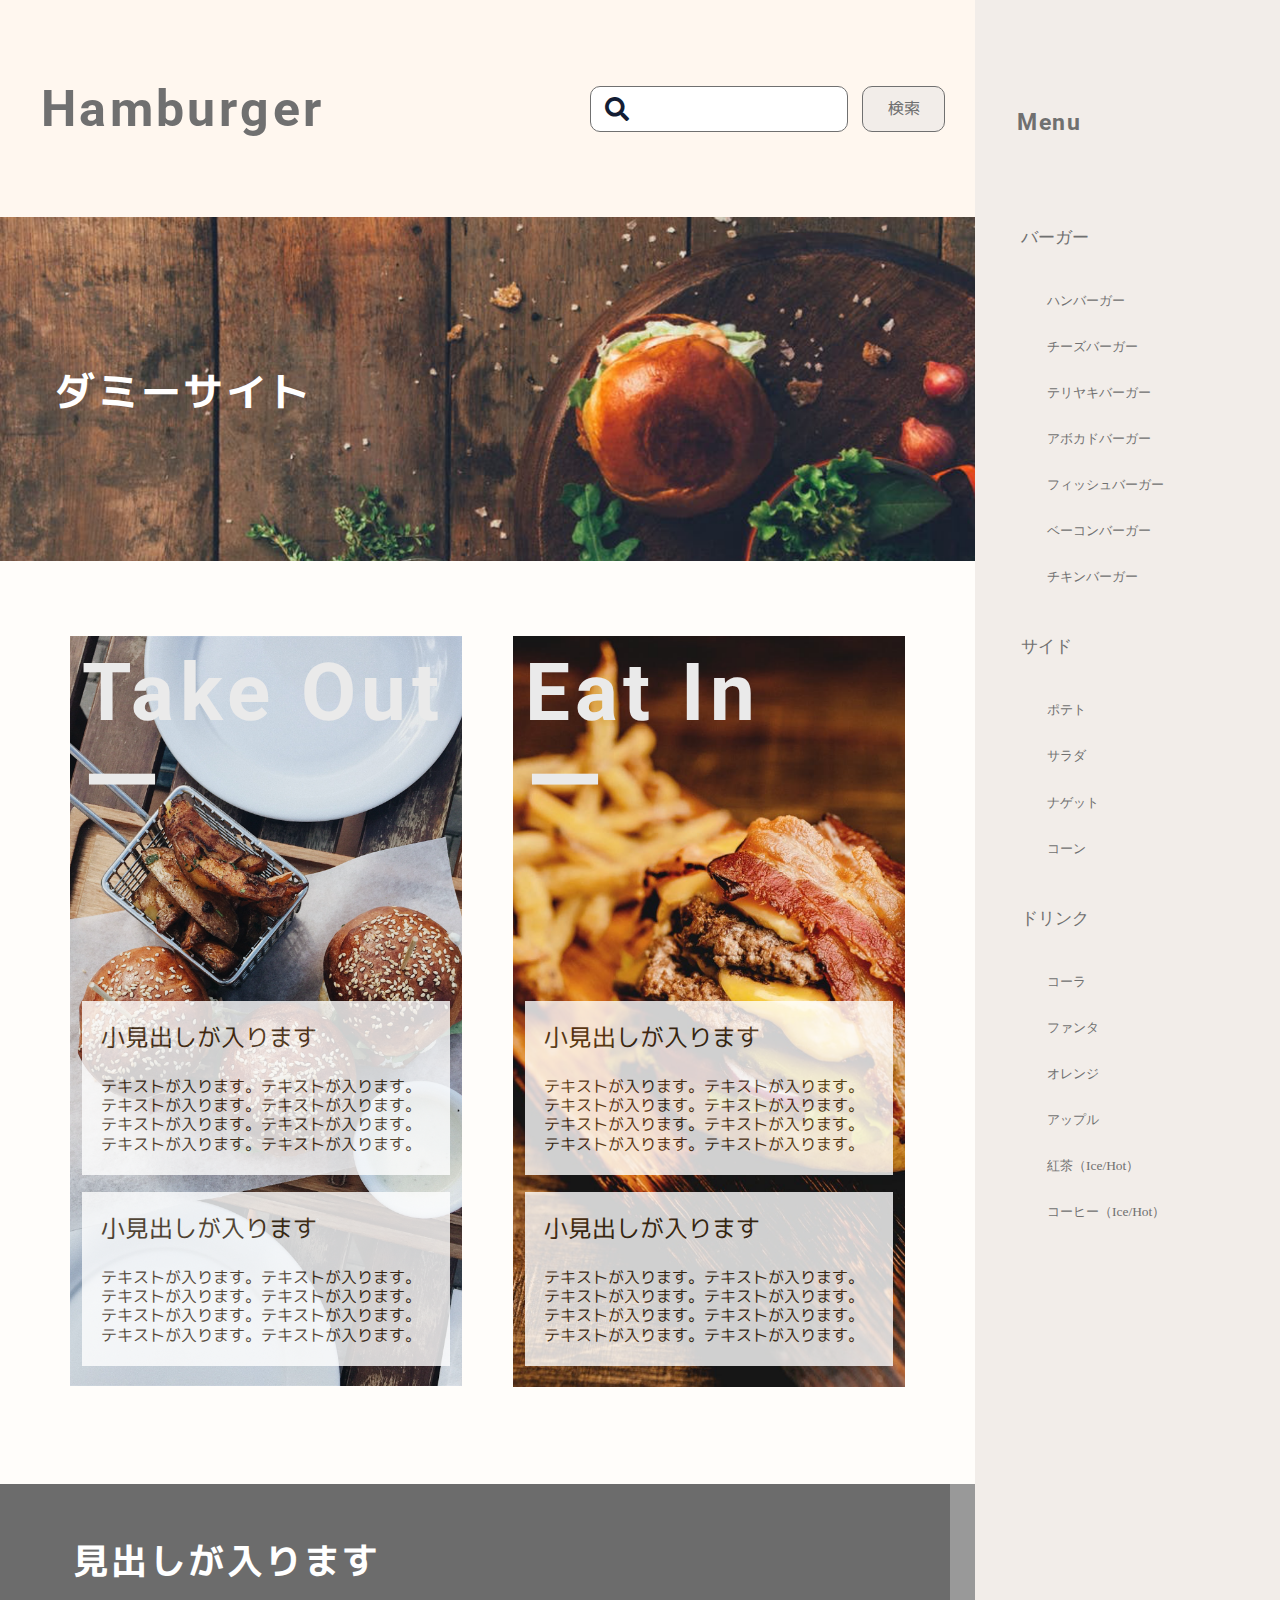
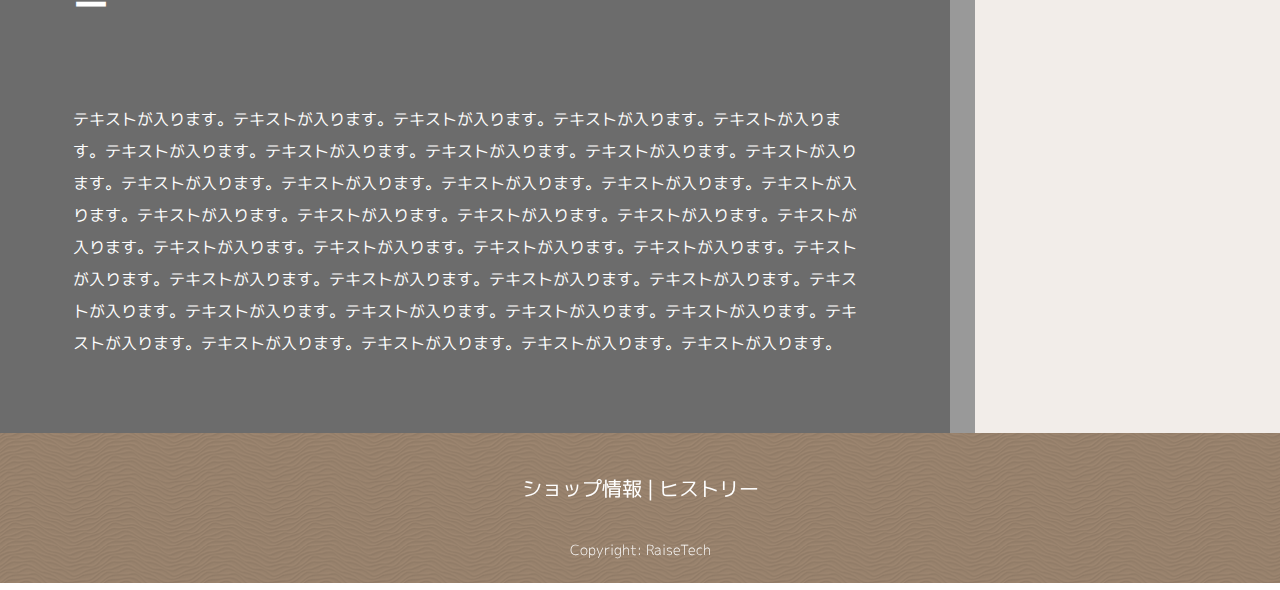
<file: index.html>
<!DOCTYPE html>
<html>

<head>
  <meta charset="UTF-8" />
  <meta name="viewport" content="width=device-width, initial-scale=1.0" />
  <title>Hamburger-front</title>
  
  <script src="https://ajax.googleapis.com/ajax/libs/jquery/3.4.1/jquery.min.js"></script>
  <script type="text/javascript" src="assets/js/slide.js"></script>
  
  <link href="https://use.fontawesome.com/releases/v5.8.2/css/all.css" rel="stylesheet" />
  <link href="https://fonts.googleapis.com/css2?family=Roboto:wght@300;400;700&display=swap" rel="stylesheet" />
  
  <link rel="preconnect" href="https://fonts.gstatic.com" />
  <link href="https://fonts.googleapis.com/css2?family=M+PLUS+1p:wght@300;400;500;700&display=swap" rel="stylesheet" />
  <link rel="stylesheet" href="https://use.fontawesome.com/releases/v5.0.10/css/all.css"
  integrity="sha384-+d0P83n9kaQMCwj8F4RJB66tzIwOKmrdb46+porD/OvrJ+37WqIM7UoBtwHO6Nlg" crossorigin="anonymous" />
  <link rel="stylesheet" href="assets/css/style.css" />
</head>

<body>
  <div class="l-container">
    <div class="p-sidebar__back"></div>
    <header class="l-header">
      <div class="p-header__inner">
        <button class="sidebar-btn" id="sidebar-button--open">
          <h2>Menu</h2>
        </button>
        <a href="./index.html"><h1 class="p-header__ttl" >Hamburger</h1></a>
        <form class="p-search-form">
          <i class="fas fa-search"></i>
          <input class="p-search-form__keyword" type="search" />
          <input class="p-search-form__submit" id="searcsubmit" type="submit" value="検索" />
        </form>
      </div>
    </header>

    <article class="l-main">
  
      <section class="c-top-img c-top-img--front">
        <h2 class="c-top-img__text--front">ダミーサイト</h2>
      </section>

      <div class="p-branch-menu">
        <div class="p-branch-menu__list01">
          <a href="./page.html">
            <img src="/assets/img/takeout.png" alt="" />
            <h2>Take Out<br />ー</h2>
            <dl class="p-branch-menu__list--dl01">
              <dt>小見出しが入ります</dt>
              <dd>
                テキストが入ります。テキストが入ります。テキストが入ります。テキストが入ります。テキストが入ります。テキストが入ります。テキストが入ります。テキストが入ります。
              </dd>
            </dl>
            <dl class="p-branch-menu__list--dl02">
              <dt>小見出しが入ります</dt>
              <dd>
                テキストが入ります。テキストが入ります。テキストが入ります。テキストが入ります。テキストが入ります。テキストが入ります。テキストが入ります。テキストが入ります。
              </dd>
            </dl>
          </a>
        </div>
        <div class="p-branch-menu__list02">
          <a href="./page.html">
            <img src="/assets/img/eatin.png" alt="" />
            <h2>Eat In<br />ー</h2>
            <dl class="p-branch-menu__list--dl01">
              <dt>小見出しが入ります</dt>
              <dd>
                テキストが入ります。テキストが入ります。テキストが入ります。テキストが入ります。テキストが入ります。テキストが入ります。テキストが入ります。テキストが入ります。
              </dd>
            </dl>
            <dl class="p-branch-menu__list--dl02">
              <dt>小見出しが入ります</dt>
              <dd>
                テキストが入ります。テキストが入ります。テキストが入ります。テキストが入ります。テキストが入ります。テキストが入ります。テキストが入ります。テキストが入ります。
              </dd>
            </dl>
          </a>
        </div>
      </div>
      <section class="access">
        <div class="access__map">
          <iframe
            src="https://www.google.com/maps/embed?pb=!1m18!1m12!1m3!1d439.6060827467696!2d139.7435896814591!3d35.65795599908189!2m3!1f0!2f0!3f0!3m2!1i1024!2i768!4f13.1!3m3!1m2!1s0x0%3A0x4c4c990daad359fa!2sRISE%20%26%20WIN%20Brewing%20Co.%20KAMIKATZ%20TAPROOM!5e0!3m2!1sja!2sjp!4v1605314268680!5m2!1sja!2sjp"
            width="1553" height="649" frameborder="0" style="border: 0" aria-hidden="false" tabindex="0"></iframe>
          <div class="access__map--ttl">
            <h2>見出しが入ります<br />ー</h2>
            <p>
              テキストが入ります。テキストが入ります。テキストが入ります。テキストが入ります。テキストが入ります。テキストが入ります。テキストが入ります。テキストが入ります。テキストが入ります。テキストが入ります。テキストが入ります。テキストが入ります。テキストが入ります。テキストが入ります。テキストが入ります。テキストが入ります。テキストが入ります。テキストが入ります。テキストが入ります。テキストが入ります。テキストが入ります。テキストが入ります。テキストが入ります。テキストが入ります。テキストが入ります。テキストが入ります。テキストが入ります。テキストが入ります。テキストが入ります。テキストが入ります。テキストが入ります。テキストが入ります。テキストが入ります。テキストが入ります。テキストが入ります。テキストが入ります。テキストが入ります。テキストが入ります。テキストが入ります。
            </p>
          </div>
        </div>
      </section>
    </article>

    <article class="l-sidebar">
      <div class="p-sidebar__inner" id="sidebar">
        <button class="l-sidebar-button--close" id="sidebar-button--close">
          <i class="fas fa-times fa-3x"></i>
        </button>
        <h2>Menu</h2>
        <ul class="p-sidebar__menu">
          <li　class="p-sidebar__menu--parent">
            <a href="./archive.html">バーガー</a>
            <ul class="p-sidebar__menu--child">
              <li><a href="./archive.html">ハンバーガー</a></li>
              <li><a href="./archive.html">チーズバーガー</a></li>
              <li><a href="./archive.html">テリヤキバーガー</a></li>
              <li><a href="./archive.html">アボカドバーガー</a></li>
              <li><a href="./archive.html">フィッシュバーガー</a></li>
              <li><a href="./archive.html">ベーコンバーガー</a></li>
              <li><a href="./archive.html">チキンバーガー</a></li>
            </ul>
          </li>
          <li　class="p-sidebar__menu--parent">
            <a href="./archive.html">サイド</a>
            <ul class="p-sidebar__menu--child">
              <li><a href="./archive.html">ポテト</a></li>
              <li><a href="./archive.html">サラダ</a></li>
              <li><a href="./archive.html">ナゲット</a></li>
              <li><a href="./archive.html">コーン</a></li>
            </ul>
          </li>
          <li　class="p-sidebar__menu--parent">
            <a href="./archive.html">ドリンク</a>
            <ul class="p-sidebar__menu--child">
              <li><a href="./archive.html">コーラ</a></li>
              <li><a href="./archive.html">ファンタ</a></li>
              <li><a href="./archive.html">オレンジ</a></li>
              <li><a href="./archive.html">アップル</a></li>
              <li><a href="./archive.html">紅茶（Ice/Hot）</a></li>
              <li><a href="./archive.html">コーヒー（Ice/Hot）</a></li>
            </ul>
          </li>
        </ul>
      </div>
    </article>

    <footer class="l-footer">
      <div class="p-footer__inner">
        <img src="/assets/img/footer_bg.png" alt="footer image" />
        <div class="p-footer__link">
          <ul>
            <li><a href="#">ショップ情報</a></li>
            <li>|</li>
            <li><a href="#">ヒストリー</a></li>
          </ul>
          <p>Copyright: RaiseTech</p>
        </div>
      </div>
    </footer>
  </div>
</body>

</html>
</file>
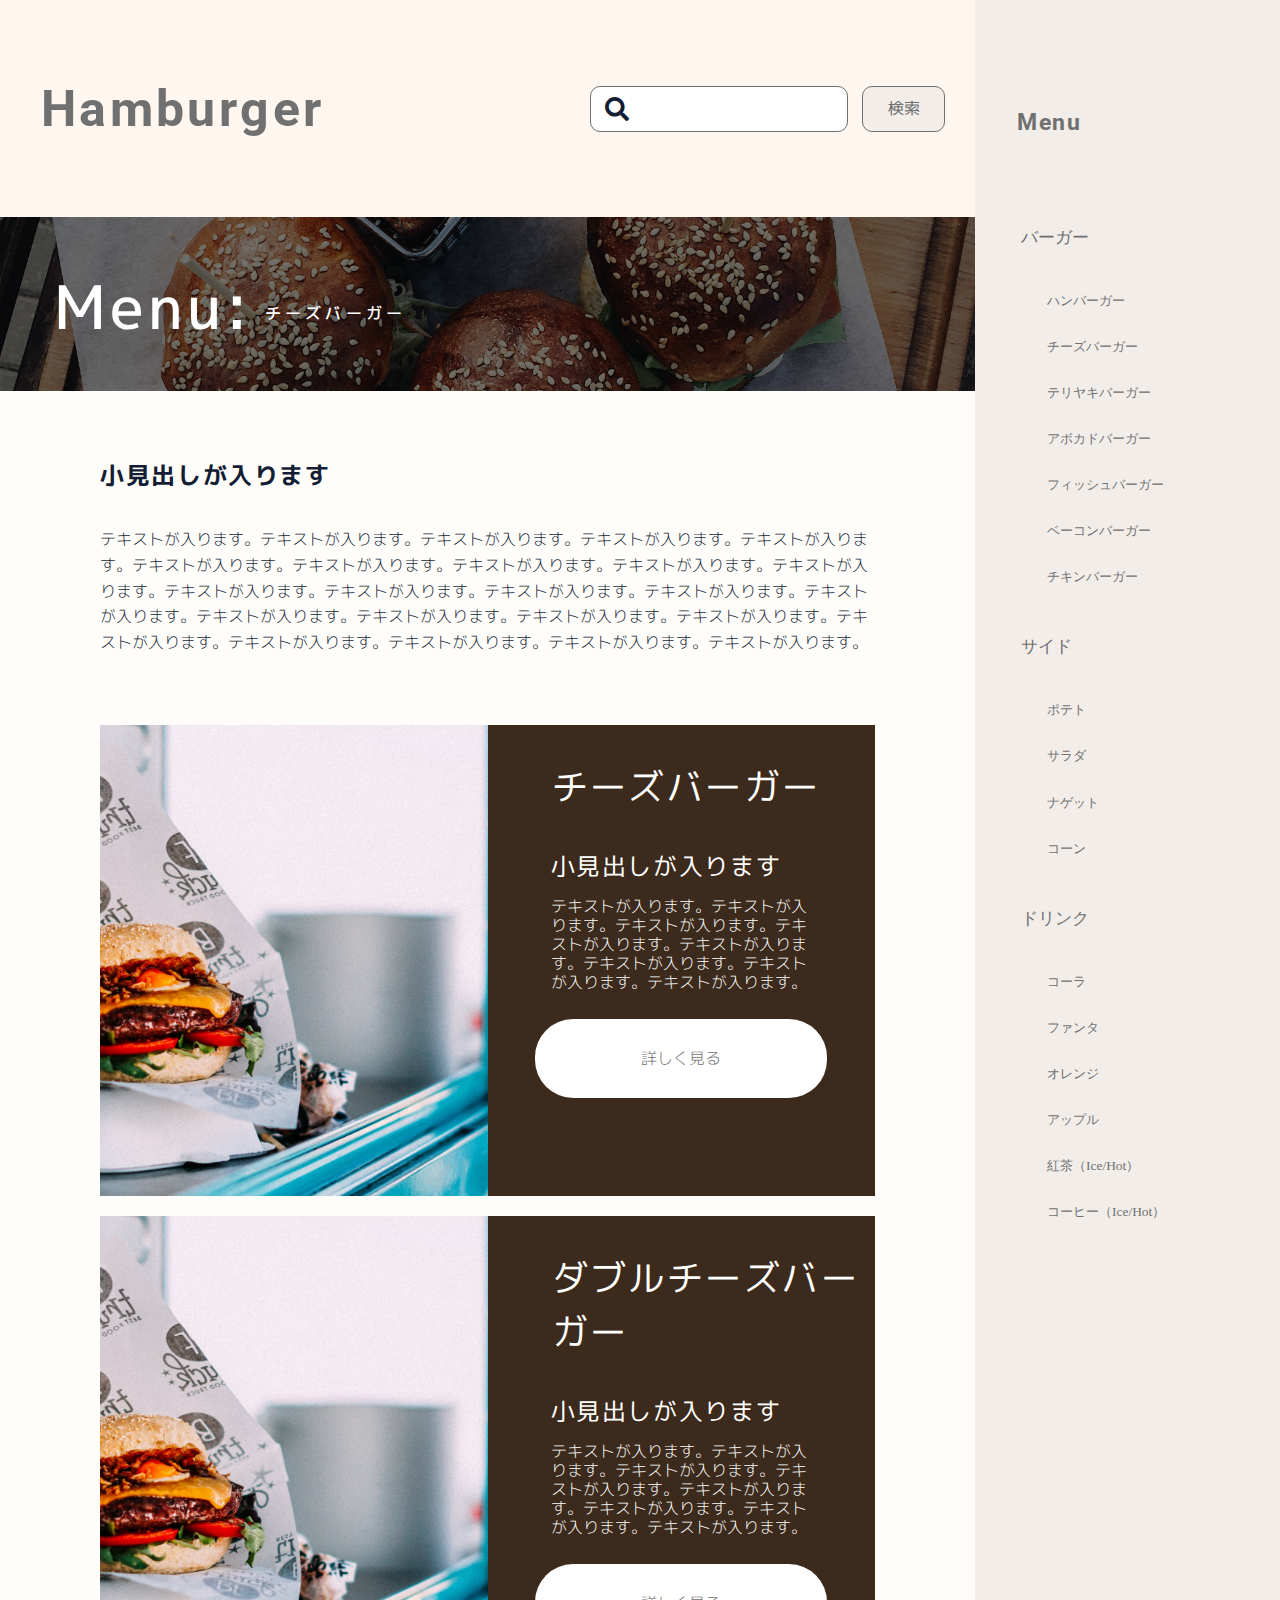
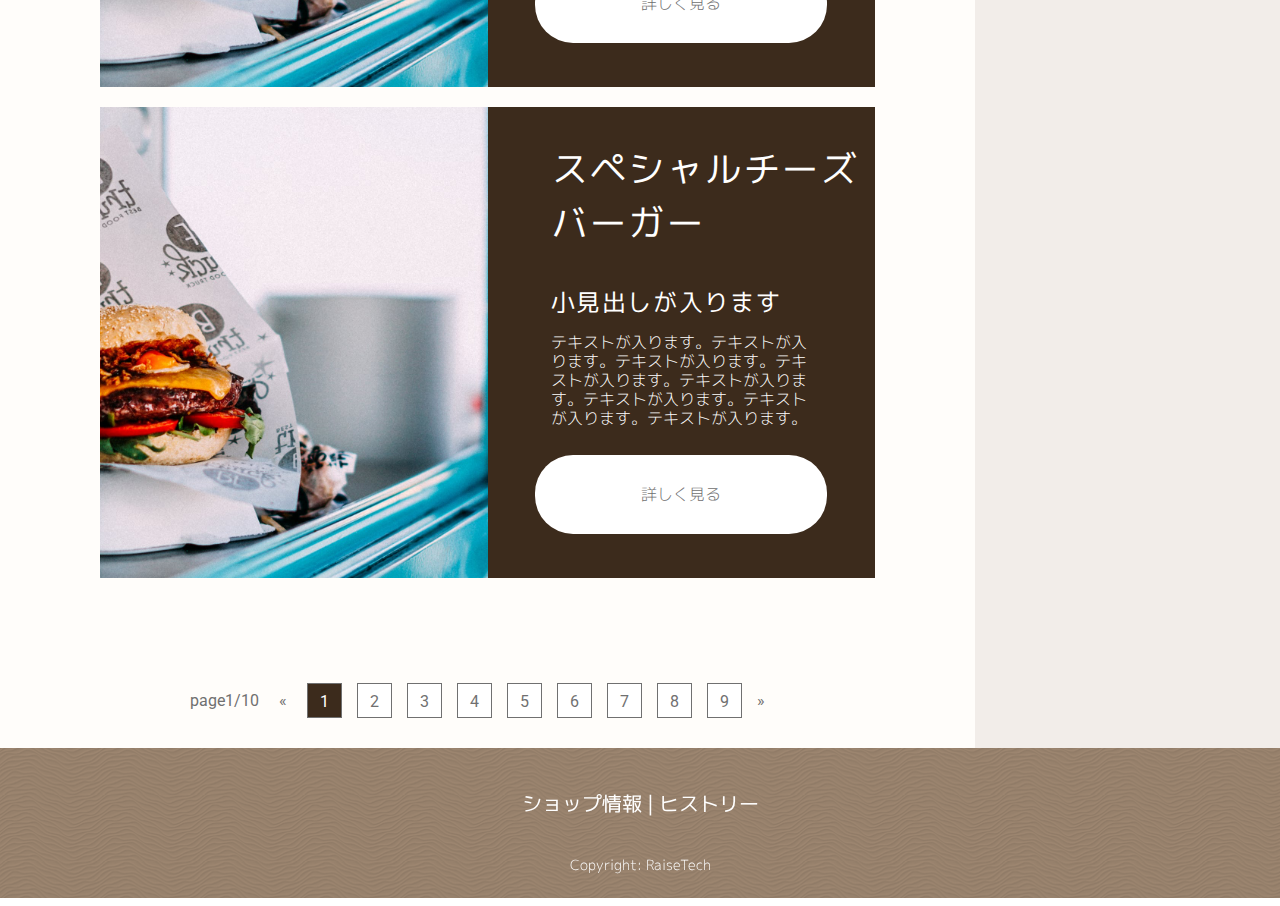
<file: archive.html>
<!DOCTYPE html>
<html>

<head>
  <meta charset="UTF-8" />
  <meta name="viewport" content="width=device-width, initial-scale=1.0" />
  <title>Hamburger-archive</title>
  <link rel="stylesheet" href="assets/css/style.css" />

  <script src="https://ajax.googleapis.com/ajax/libs/jquery/3.4.1/jquery.min.js"></script>
  <script type="text/javascript" src="assets/js/slide.js"></script>

  <link href="https://use.fontawesome.com/releases/v5.8.2/css/all.css" rel="stylesheet" />
  <link href="https://fonts.googleapis.com/css2?family=Roboto:wght@300;400;700&display=swap" rel="stylesheet" />

  <link rel="preconnect" href="https://fonts.gstatic.com" />
  <link href="https://fonts.googleapis.com/css2?family=M+PLUS+1p:wght@300;400;500;700&display=swap" rel="stylesheet" />
  <link rel="stylesheet" href="https://use.fontawesome.com/releases/v5.0.10/css/all.css"
    integrity="sha384-+d0P83n9kaQMCwj8F4RJB66tzIwOKmrdb46+porD/OvrJ+37WqIM7UoBtwHO6Nlg" crossorigin="anonymous" />
</head>

<body>
  <div class="l-container">
    <header class="l-header">
      <div class="p-header__inner">
        <button class="sidebar-btn" id="sidebar-button--open">
          <h2>Menu</h2>
        </button>
        <a href="./index.html">
          <h1 class="p-header__ttl">Hamburger</h1>
        </a>
        <form class="p-search-form">
          <i class="fas fa-search"></i>
          <input class="p-search-form__keyword" type="search" />
          <input class="p-search-form__submit" id="searcsubmit" type="submit" value="検索" />
        </form>
      </div>
    </header>

    <article class="l-main">
      
      <section class="c-top-img c-top-img--archive">
        <h2 class="c-top-img__text--archive">Menu:<span class="c-top-img__text--category">チーズバーガー</span></h2>
      </section>

      <div class="l-archive">
          <div class="p-archive">
            <h2>小見出しが入ります</h2>
            <p>
              テキストが入ります。テキストが入ります。テキストが入ります。テキストが入ります。テキストが入ります。テキストが入ります。テキストが入ります。テキストが入ります。テキストが入ります。テキストが入ります。テキストが入ります。テキストが入ります。テキストが入ります。テキストが入ります。テキストが入ります。テキストが入ります。テキストが入ります。テキストが入ります。テキストが入ります。テキストが入ります。テキストが入ります。テキストが入ります。テキストが入ります。テキストが入ります。
            </p>
            <div class="c-card">
              <div class="c-card__thumbnail">
                <a href="./single.html"><img src="/assets/img/burg_sample.png" alt=""></a>
              </div>
              <div class="c-card__contents">
                <div class="c-card__heading">
                  <h3>チーズバーガー</h3>
                </div>
                <div class="c-card__caption">
                  <h4>小見出しが入ります</h4>
                </div>
                <div class="c-card__text">
                  <p>テキストが入ります。テキストが入ります。テキストが入ります。テキストが入ります。テキストが入ります。テキストが入ります。テキストが入ります。テキストが入ります。</p>
                </div>
                <div class="c-card__button">
                  <button type="button"><a  href="./single.html">詳しく見る</a></button>
                </div>
              </div>
            </div>

            <div class="c-card">
              <div class="c-card__thumbnail">
                <a href="./single.html"><img src="/assets/img/burg_sample.png" alt=""></a>
              </div>
              <div class="c-card__contents">
                <div class="c-card__heading">
                  <h3>ダブルチーズバーガー</h3>
                </div>
                <div class="c-card__caption">
                  <h4>小見出しが入ります</h4>
                </div>
                <div class="c-card__text">
                  <p>テキストが入ります。テキストが入ります。テキストが入ります。テキストが入ります。テキストが入ります。テキストが入ります。テキストが入ります。テキストが入ります。</p>
                </div>
                <div class="c-card__button">
                  <button type="button"><a  href="./single.html">詳しく見る</a></button>
                </div>
              </div>

            </div>
            <div class="c-card">
              <div class="c-card__thumbnail">
                <a href="./single.html"><img src="/assets/img/burg_sample.png" alt=""></a>
              </div>
              <div class="c-card__contents">
                <div class="c-card__heading">
                  <h3>スペシャルチーズバーガー</h3>
                </div>
                <div class="c-card__caption">
                  <h4>小見出しが入ります</h4>
                </div>
                <div class="c-card__text">
                  <p>テキストが入ります。テキストが入ります。テキストが入ります。テキストが入ります。テキストが入ります。テキストが入ります。テキストが入ります。テキストが入ります。</p>
                </div>
                <div class="c-card__button">
                  <button type="button"><a  href="./single.html">詳しく見る</a></button>
                </div>
              </div>
            </div>


            <div class="c-pager">
              <div class="c-pager__pagination">
                <span class="c-pager__pagination--list">page1/10</span>
                <a class="c-pager__pagination--pre" href="#"><span>«</span></a>
                <a href="#" class="page smaller">1</a>
                <a href="#" class="page current">2</a>
                <a href="#" class="page larger">3</a>
                <a href="#" class="page larger">4</a>
                <a href="#" class="page larger">5</a>
                <a href="#" class="page larger">6</a>
                <a href="#" class="page larger">7</a>
                <a href="#" class="page larger">8</a>
                <a href="#" class="page larger">9</a>
                <a class="c-pager__pagination--next" href="#"><span>»</span></a>
              </div>
            </div>

          </div>

      </div>

    </article>

    <article class="l-sidebar">
      <div class="p-sidebar__inner" id="sidebar">
        <button class="l-sidebar-button--close" id="sidebar-button--close">
          <i class="fas fa-times fa-3x"></i>
        </button>
        <h2>Menu</h2>
        <ul class="p-sidebar__menu">
          <li　class="p-sidebar__menu--parent">
            <a href="#">バーガー</a>
            <ul class="p-sidebar__menu--child">
              <li><a href="#">ハンバーガー</a></li>
              <li><a href="#">チーズバーガー</a></li>
              <li><a href="#">テリヤキバーガー</a></li>
              <li><a href="#">アボカドバーガー</a></li>
              <li><a href="#">フィッシュバーガー</a></li>
              <li><a href="#">ベーコンバーガー</a></li>
              <li><a href="#">チキンバーガー</a></li>
            </ul>
          </li>
          <li　class="p-sidebar__menu--parent">
            <a href="#">サイド</a>
            <ul class="p-sidebar__menu--child">
              <li><a href="#">ポテト</a></li>
              <li><a href="#">サラダ</a></li>
              <li><a href="#">ナゲット</a></li>
              <li><a href="#">コーン</a></li>
            </ul>
          </li>
          <li　class="p-sidebar__menu--parent">
            <a href="#">ドリンク</a>
            <ul class="p-sidebar__menu--child">
              <li><a href="#">コーラ</a></li>
              <li><a href="#">ファンタ</a></li>
              <li><a href="#">オレンジ</a></li>
              <li><a href="#">アップル</a></li>
              <li><a href="#">紅茶（Ice/Hot）</a></li>
              <li><a href="#">コーヒー（Ice/Hot）</a></li>
            </ul>
          </li>
        </ul>
      </div>
    </article>

    <footer class="l-footer">
      <div class="p-footer__inner">
        <img src="/assets/img/footer_bg.png" alt="footer image" />
        <div class="p-footer__link">
          <ul>
            <li><a href="#">ショップ情報</a></li>
            <li>|</li>
            <li><a href="#">ヒストリー</a></li>
          </ul>
          <p>Copyright: RaiseTech</p>
        </div>
      </div>
    </footer>
  </div>
</body>

</html>
</file>
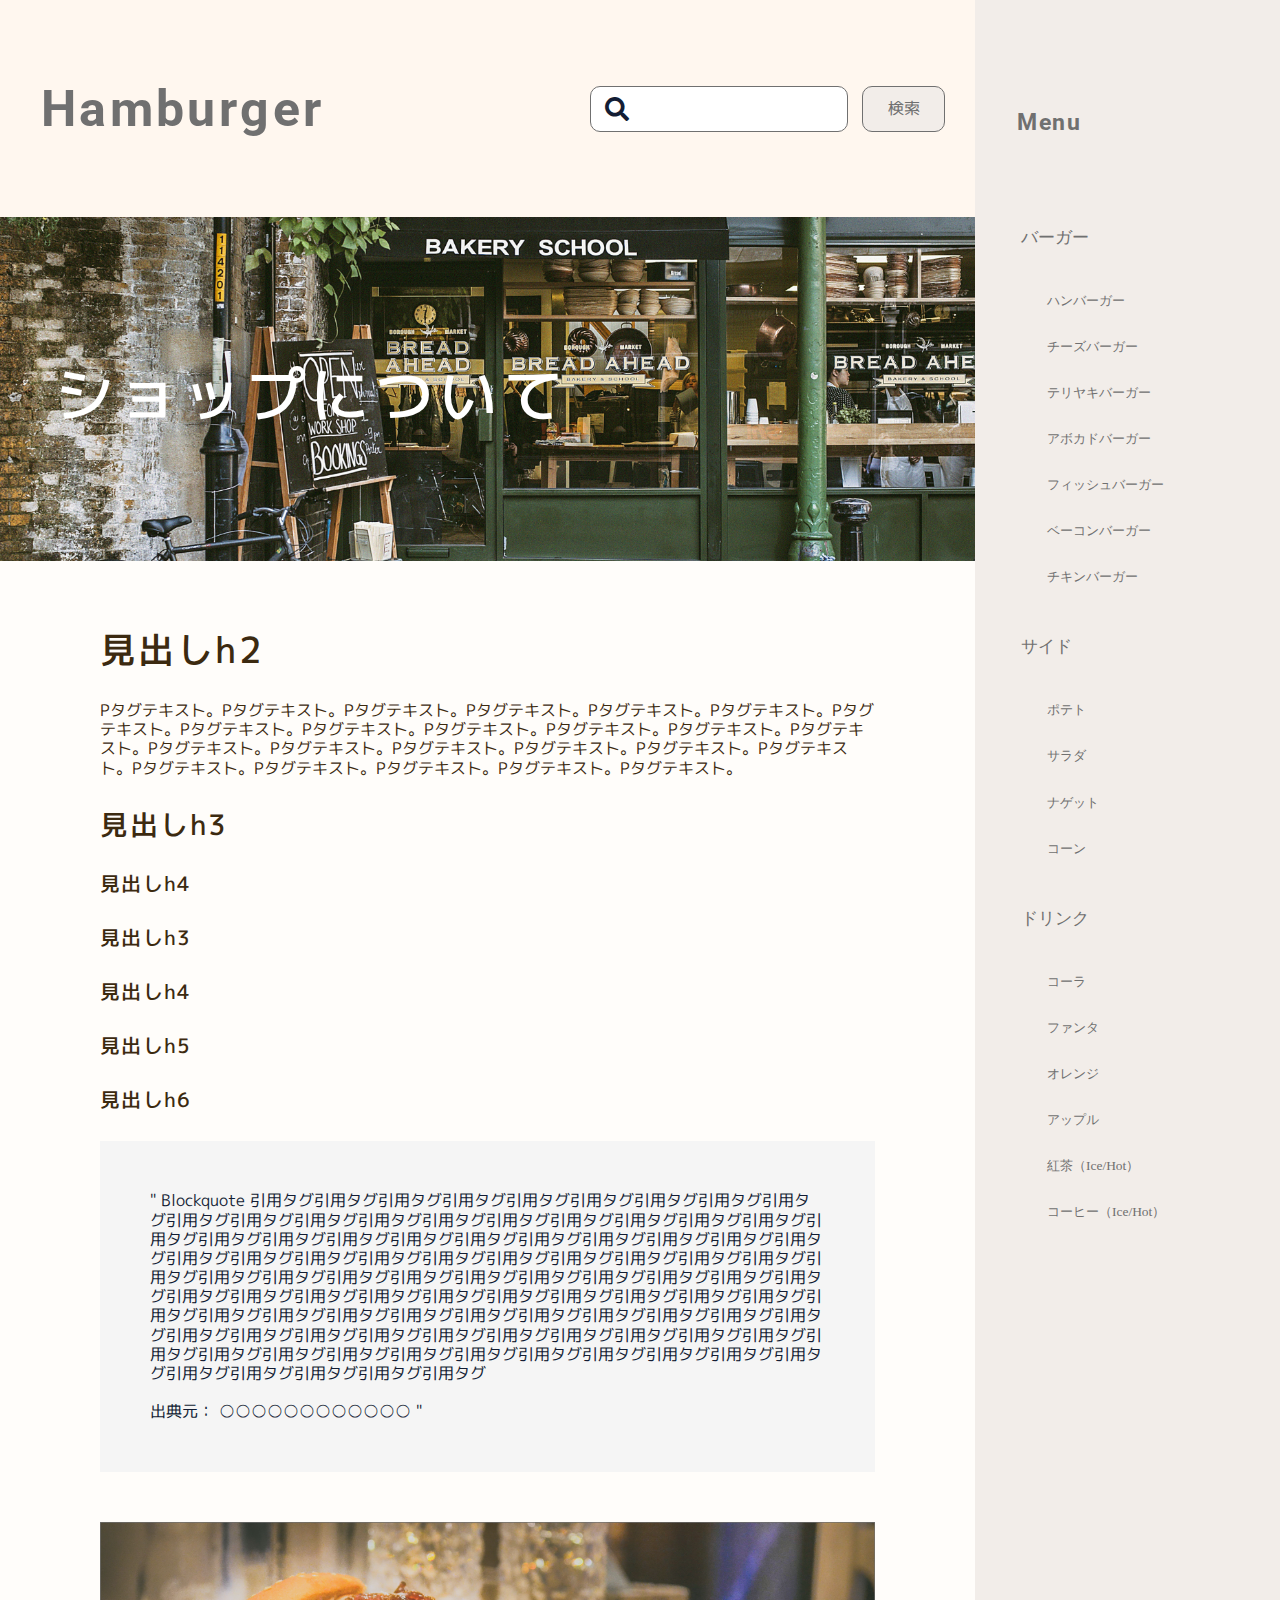
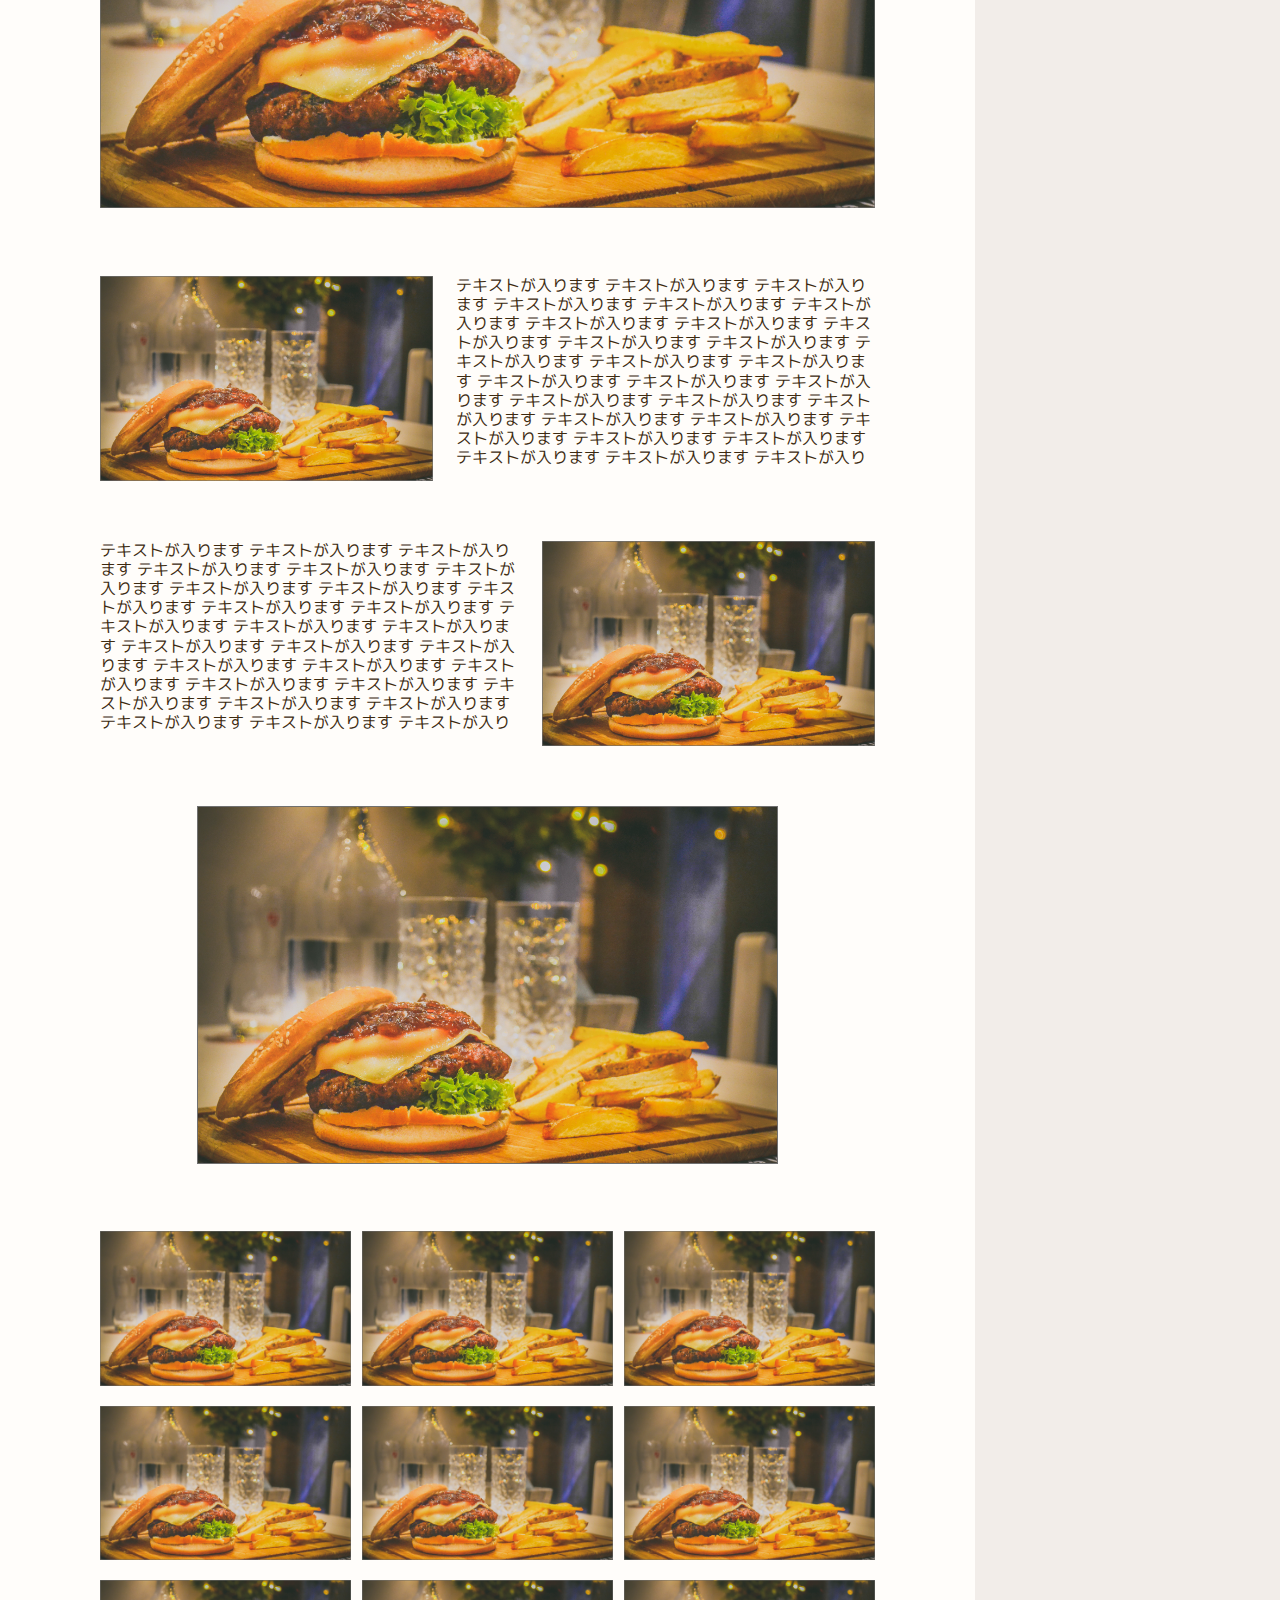
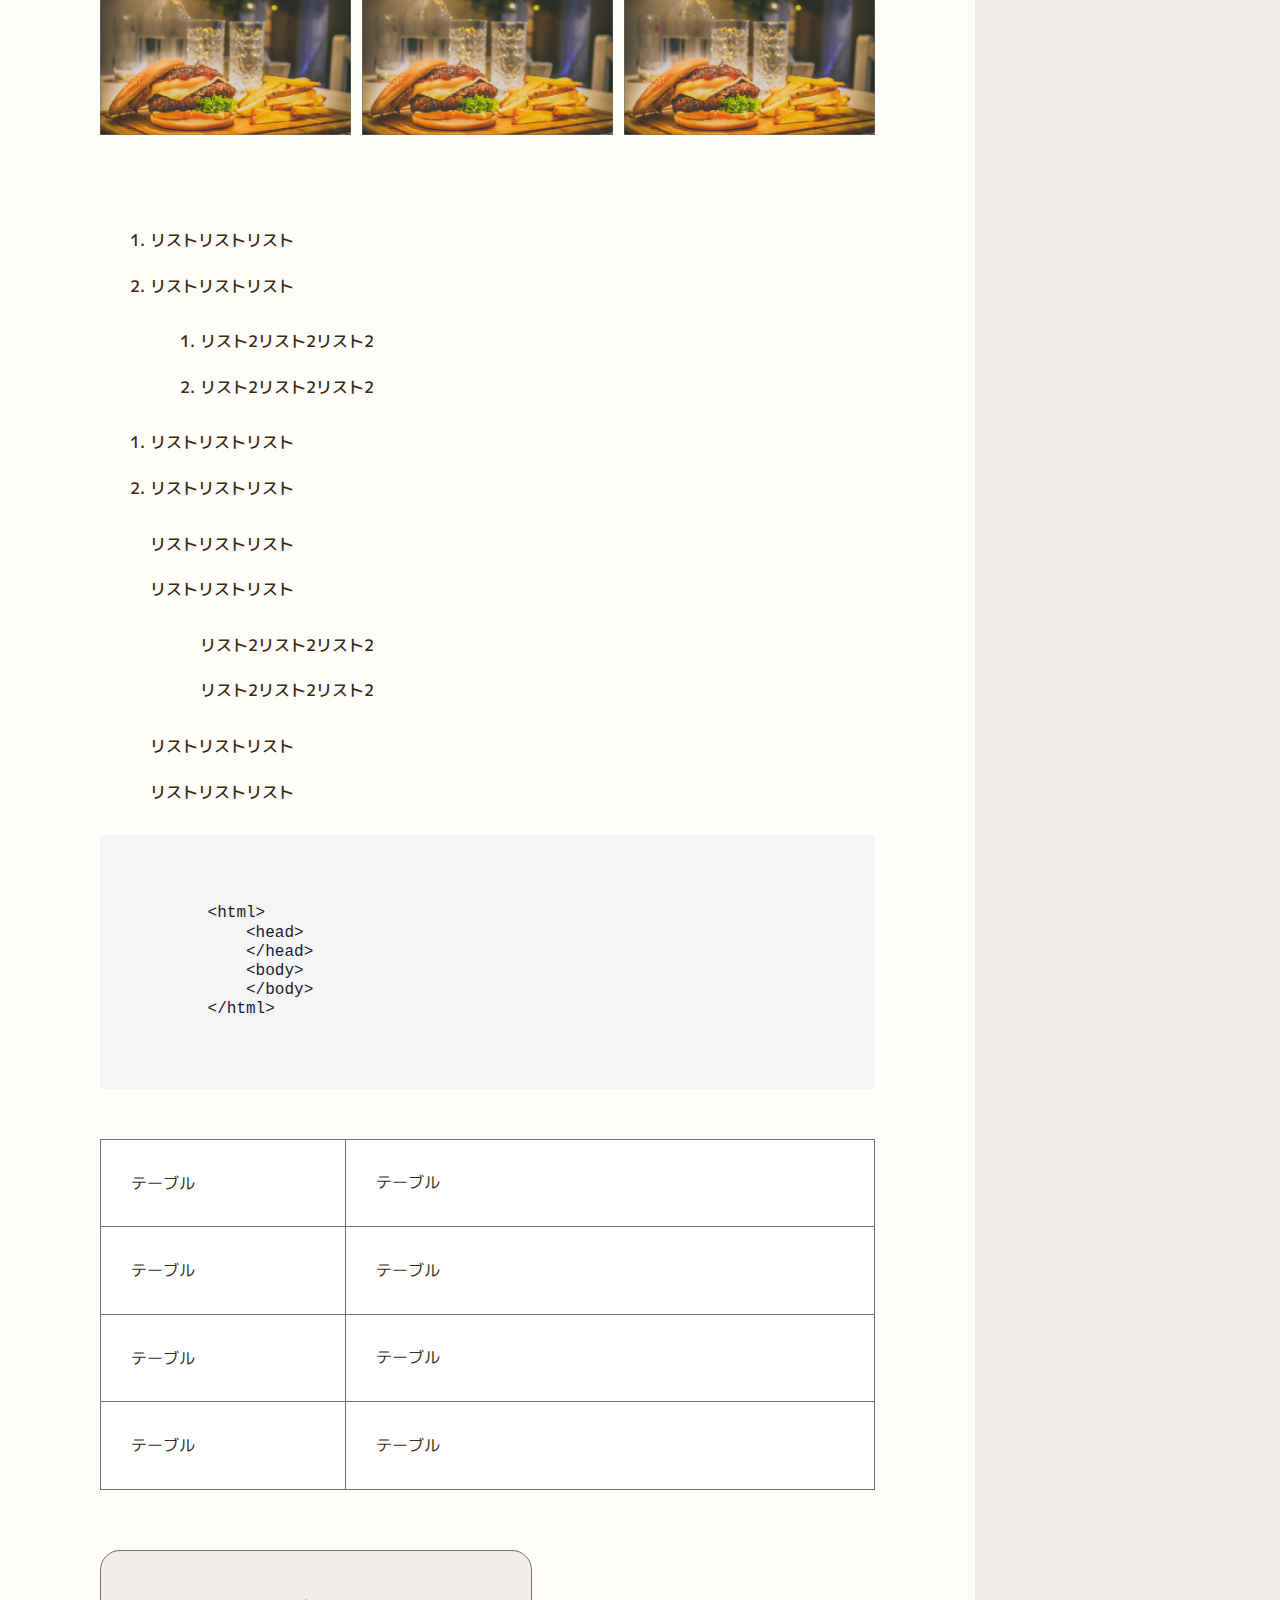
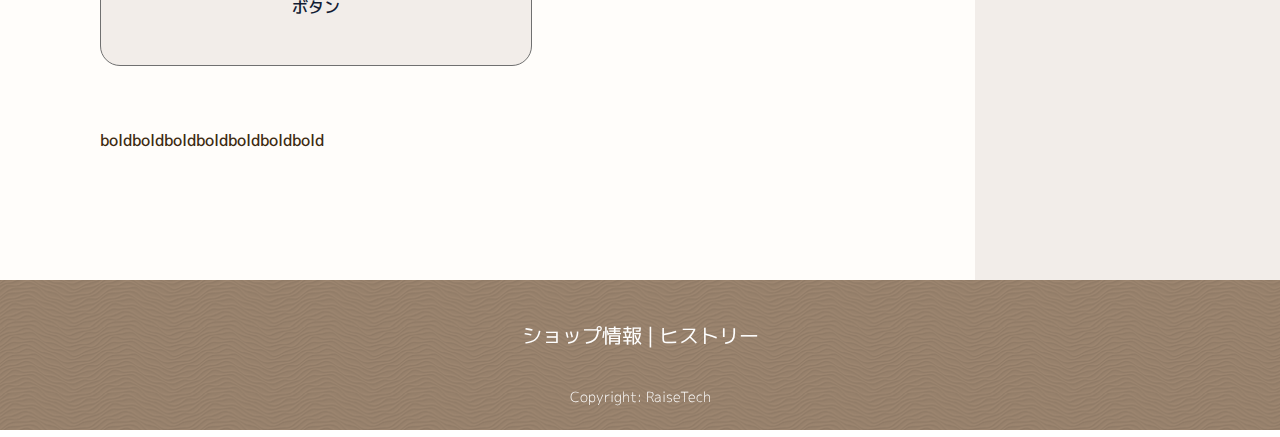
<file: page.html>
<!DOCTYPE html>
<html>

<head>
  <meta charset="UTF-8" />
  <meta name="viewport" content="width=device-width, initial-scale=1.0" />
  <title>Hamburger-single</title>

  <script src="https://ajax.googleapis.com/ajax/libs/jquery/3.4.1/jquery.min.js"></script>
  <script type="text/javascript" src="assets/js/slide.js"></script>

  <link href="https://use.fontawesome.com/releases/v5.8.2/css/all.css" rel="stylesheet" />
  <link href="https://fonts.googleapis.com/css2?family=Roboto:wght@300;400;700&display=swap" rel="stylesheet" />

  <link rel="preconnect" href="https://fonts.gstatic.com" />
  <link href="https://fonts.googleapis.com/css2?family=M+PLUS+1p:wght@300;400;500;700&display=swap" rel="stylesheet" />
  <link rel="stylesheet" href="https://use.fontawesome.com/releases/v5.0.10/css/all.css"
    integrity="sha384-+d0P83n9kaQMCwj8F4RJB66tzIwOKmrdb46+porD/OvrJ+37WqIM7UoBtwHO6Nlg" crossorigin="anonymous" />
  <link rel="stylesheet" href="assets/css/style.css" />
</head>

<body>
  <div class="l-container">
    <div class="p-sidebar__back"></div>
    <header class="l-header">
      <div class="p-header__inner">
        <button class="sidebar-btn" id="sidebar-button--open">
          <h2>Menu</h2>
        </button>
        <a href="./index.html">
          <h1 class="p-header__ttl">Hamburger</h1>
        </a>
        <form class="p-search-form">
          <i class="fas fa-search"></i>
          <input class="p-search-form__keyword" type="search" />
          <input class="p-search-form__submit" id="searcsubmit" type="submit" value="検索" />
        </form>
      </div>
    </header>

    <article class="l-main">

      <section class="c-top-img c-top-img--page">
        <h2 class="c-top-img__text--single">ショップについて</h2>
      </section>

      <div class="l-single">
        <div class="p-single">
          <h2>見出しh2</h2>
          <p>
            Pタグテキスト。Pタグテキスト。Pタグテキスト。Pタグテキスト。Pタグテキスト。Pタグテキスト。Pタグテキスト。Pタグテキスト。Pタグテキスト。Pタグテキスト。Pタグテキスト。Pタグテキスト。Pタグテキスト。Pタグテキスト。Pタグテキスト。Pタグテキスト。Pタグテキスト。Pタグテキスト。Pタグテキスト。Pタグテキスト。Pタグテキスト。Pタグテキスト。Pタグテキスト。Pタグテキスト。
          </p>
          <h3>見出しh3</h3>
          
          <h4>見出しh4</h4>
          <h4>見出しh3</h4>
          <h4>見出しh4</h4>
          <h5>見出しh5</h5>
          <h6>見出しh6</h6>
          <BLockquote>Blockquote
            引用タグ引用タグ引用タグ引用タグ引用タグ引用タグ引用タグ引用タグ引用タグ引用タグ引用タグ引用タグ引用タグ引用タグ引用タグ引用タグ引用タグ引用タグ引用タグ引用タグ引用タグ引用タグ引用タグ引用タグ引用タグ引用タグ引用タグ引用タグ引用タグ引用タグ引用タグ引用タグ引用タグ引用タグ引用タグ引用タグ引用タグ引用タグ引用タグ引用タグ引用タグ引用タグ引用タグ引用タグ引用タグ引用タグ引用タグ引用タグ引用タグ引用タグ引用タグ引用タグ引用タグ引用タグ引用タグ引用タグ引用タグ引用タグ引用タグ引用タグ引用タグ引用タグ引用タグ引用タグ引用タグ引用タグ引用タグ引用タグ引用タグ引用タグ引用タグ引用タグ引用タグ引用タグ引用タグ引用タグ引用タグ引用タグ引用タグ引用タグ引用タグ引用タグ引用タグ引用タグ引用タグ引用タグ引用タグ引用タグ引用タグ引用タグ引用タグ引用タグ引用タグ引用タグ引用タグ引用タグ引用タグ引用タグ<br><br><span>出典元：
              ○○○○○○○○○○○○</span></BLockquote>

          <img class="img-100" src="/assets/img/single-img01.png" alt="">
          <div class="img-left">
            <img src="/assets/img/single-img02.png" alt="">
            <p> テキストが入ります テキストが入ります テキストが入ります テキストが入ります テキストが入ります テキストが入ります テキストが入ります テキストが入ります テキストが入ります テキストが入ります
              テキストが入ります テキストが入ります テキストが入ります テキストが入ります テキストが入ります テキストが入ります テキストが入ります テキストが入ります テキストが入ります テキストが入ります
              テキストが入ります テキストが入ります テキストが入ります テキストが入ります テキストが入ります テキストが入ります テキストが入ります テキストが入ります テキストが入ります テキストが入ります
              テキストが入ります テキストが入ります テキストが入ります テキストが入ります テキストが入ります テキストが入ります テキストが入ります テキストが入ります</p>
          </div>

          <div class="img-right">
            <p> テキストが入ります テキストが入ります テキストが入ります テキストが入ります テキストが入ります テキストが入ります テキストが入ります テキストが入ります テキストが入ります テキストが入ります
              テキストが入ります テキストが入ります テキストが入ります テキストが入ります テキストが入ります テキストが入ります テキストが入ります テキストが入ります テキストが入ります テキストが入ります
              テキストが入ります テキストが入ります テキストが入ります テキストが入ります テキストが入ります テキストが入ります テキストが入ります テキストが入ります テキストが入ります テキストが入ります
              テキストが入ります テキストが入ります テキストが入ります テキストが入ります テキストが入ります テキストが入ります テキストが入ります テキストが入ります</p>
            <img src="/assets/img/single-img02.png" alt="">
          </div>

          <div class="img-center">
            <img src="/assets/img/single-img02.png" alt="">
          </div>

          <div class="img-box">
            <img src="/assets/img/single-img02.png" alt="">
            <img src="/assets/img/single-img02.png" alt="">
            <img src="/assets/img/single-img02.png" alt="">
            <img src="/assets/img/single-img02.png" alt="">
            <img src="/assets/img/single-img02.png" alt="">
            <img src="/assets/img/single-img02.png" alt="">
            <img src="/assets/img/single-img02.png" alt="">
            <img src="/assets/img/single-img02.png" alt="">
            <img src="/assets/img/single-img02.png" alt="">
          </div>

          <ol>
            <li>リストリストリスト</li>
            <li>リストリストリスト
              <ol>
                <li>リスト2リスト2リスト2</li>
                <li>リスト2リスト2リスト2</li>
              </ol>
            </li>
          </ol>

          <ol>
            <li>リストリストリスト</li>
            <li>リストリストリスト</li>
          </ol>

          <ul>
            <li>リストリストリスト</li>
            <li>リストリストリスト
              <ul>
                <li>リスト2リスト2リスト2</li>
                <li>リスト2リスト2リスト2</li>
              </ul>
            </li>
            <li>リストリストリスト</li>
            <li>リストリストリスト</li>
          </ul>

          <pre><code>
      &lt;html&gt;  
          &lt;head&gt;
          &lt;/head&gt;
          &lt;body&gt;
          &lt;/body&gt;
      &lt;/html&gt;           
          </code></pre>

          <table>
            <tbody>
              <tr>
                <th>テーブル</th>
                <td>テーブル</td>
              </tr>
              <tr>
                <th>テーブル</th>
                <td>テーブル</td>
              </tr>
              <tr>
                <th>テーブル</th>
                <td>テーブル</td>
              </tr>
              <tr>
                <th>テーブル</th>
                <td>テーブル</td>
              </tr>
            </tbody>
          </table>

          <div class="button_wrapper">
            <button>ボタン</button>
          </div>

          <p class="pbold">boldboldboldboldboldboldbold</p>

        </div>
      </div>
    </article>

    </article>

    <article class="l-sidebar">
      <div class="p-sidebar__inner" id="sidebar">
        <button class="l-sidebar-button--close" id="sidebar-button--close">
          <i class="fas fa-times fa-3x"></i>
        </button>
        <h2>Menu</h2>
        <ul class="p-sidebar__menu">
          <li　class="p-sidebar__menu--parent">
            <a href="./archive.html">バーガー</a>
            <ul class="p-sidebar__menu--child">
              <li><a href="./archive.html">ハンバーガー</a></li>
              <li><a href="./archive.html">チーズバーガー</a></li>
              <li><a href="./archive.html">テリヤキバーガー</a></li>
              <li><a href="./archive.html">アボカドバーガー</a></li>
              <li><a href="./archive.html">フィッシュバーガー</a></li>
              <li><a href="./archive.html">ベーコンバーガー</a></li>
              <li><a href="./archive.html">チキンバーガー</a></li>
            </ul>
          </li>
          <li　class="p-sidebar__menu--parent">
            <a href="./archive.html">サイド</a>
            <ul class="p-sidebar__menu--child">
              <li><a href="./archive.html">ポテト</a></li>
              <li><a href="./archive.html">サラダ</a></li>
              <li><a href="./archive.html">ナゲット</a></li>
              <li><a href="./archive.html">コーン</a></li>
            </ul>
          </li>
          <li　class="p-sidebar__menu--parent">
            <a href="./archive.html">ドリンク</a>
            <ul class="p-sidebar__menu--child">
              <li><a href="./archive.html">コーラ</a></li>
              <li><a href="./archive.html">ファンタ</a></li>
              <li><a href="./archive.html">オレンジ</a></li>
              <li><a href="./archive.html">アップル</a></li>
              <li><a href="./archive.html">紅茶（Ice/Hot）</a></li>
              <li><a href="./archive.html">コーヒー（Ice/Hot）</a></li>
            </ul>
          </li>
        </ul>
      </div>
    </article>

    <footer class="l-footer">
      <div class="p-footer__inner">
        <img src="/assets/img/footer_bg.png" alt="footer image" />
        <div class="p-footer__link">
          <ul>
            <li><a href="#">ショップ情報</a></li>
            <li>|</li>
            <li><a href="#">ヒストリー</a></li>
          </ul>
          <p>Copyright: RaiseTech</p>
        </div>
      </div>
    </footer>
  </div>
</body>

</html>
</file>
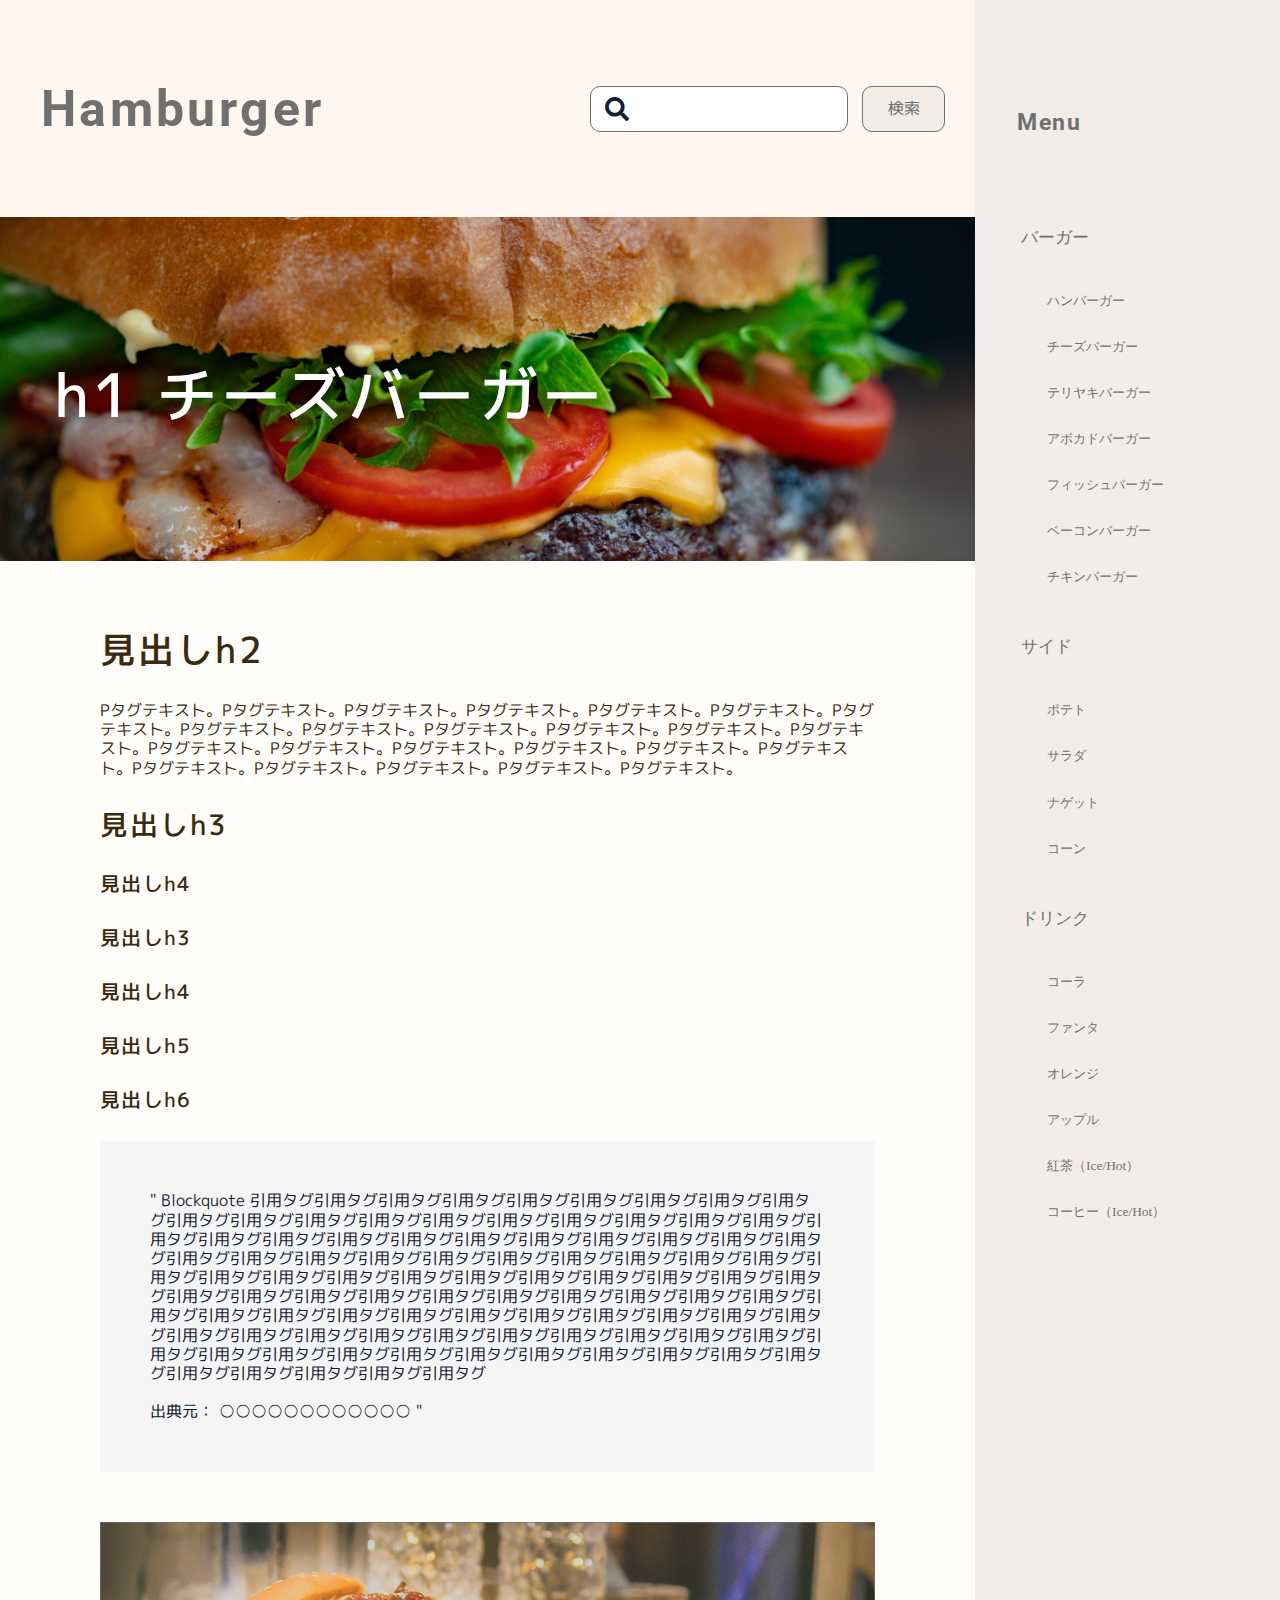
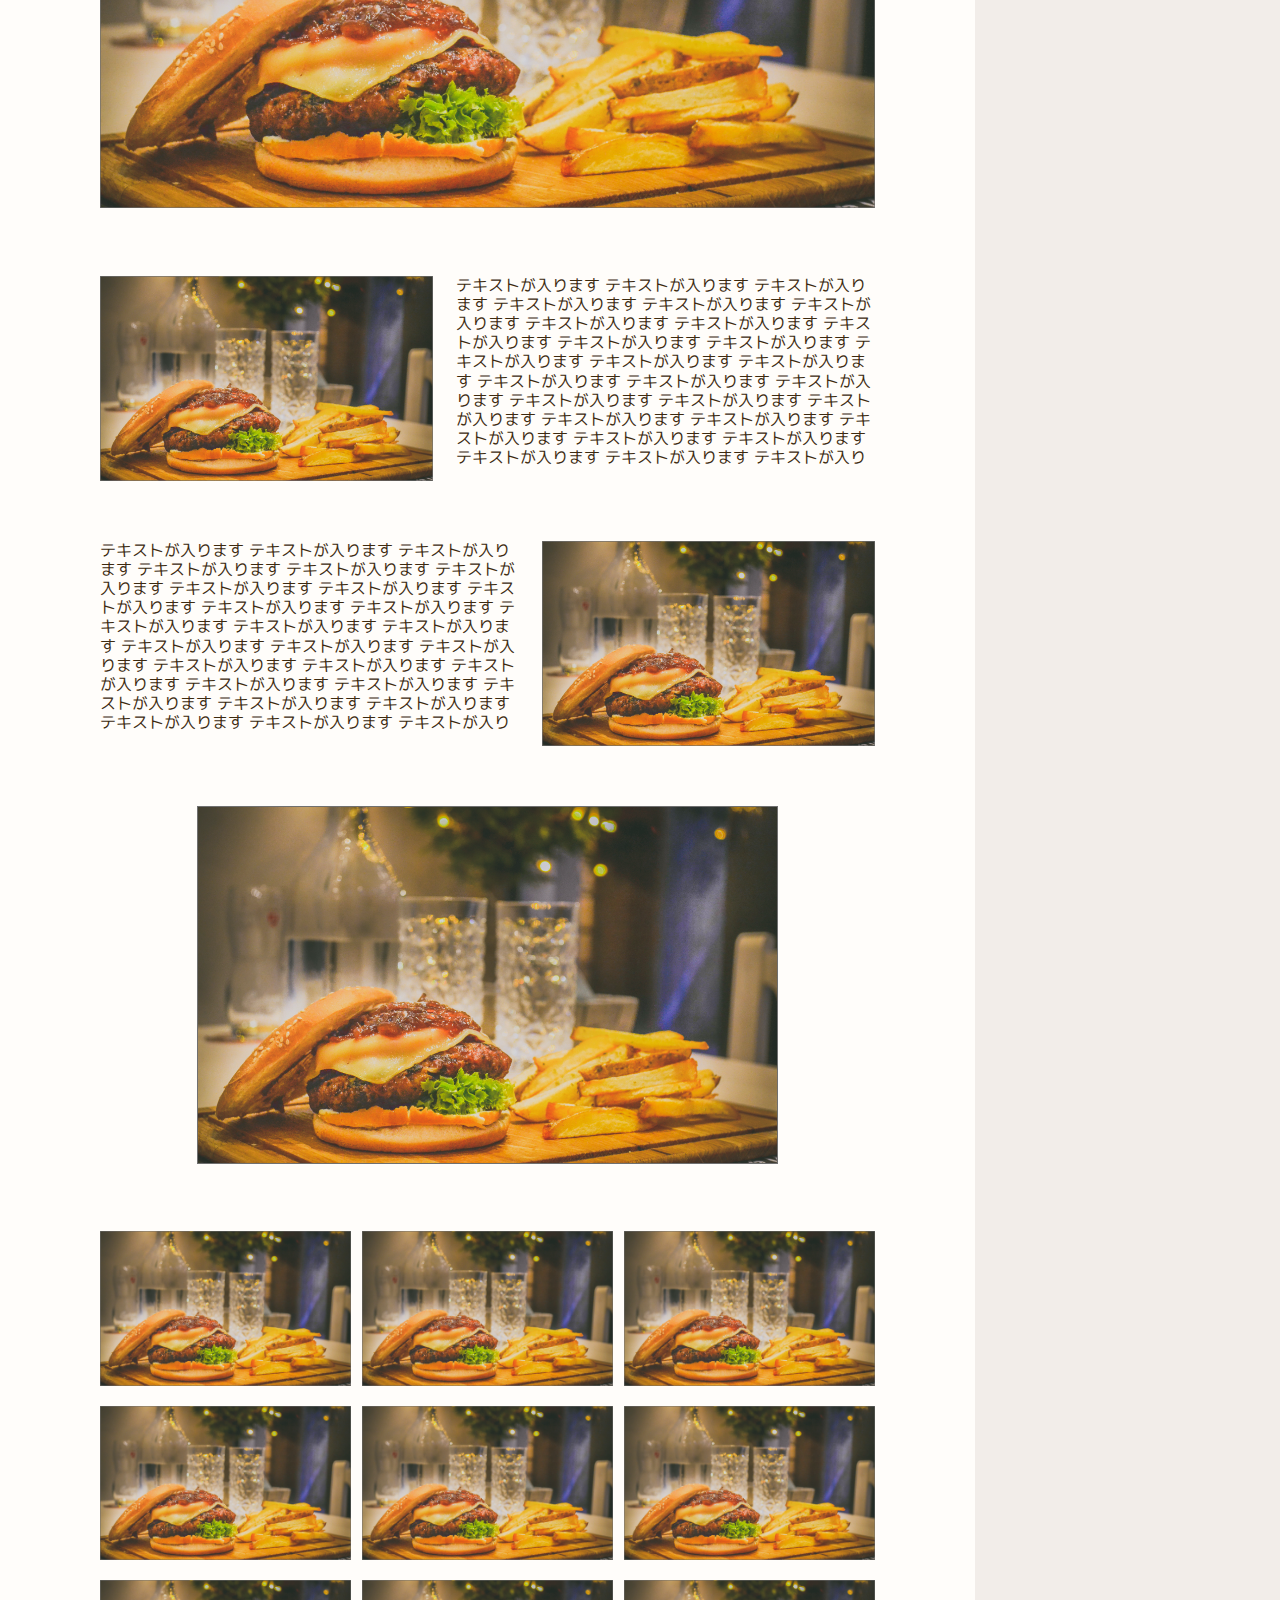
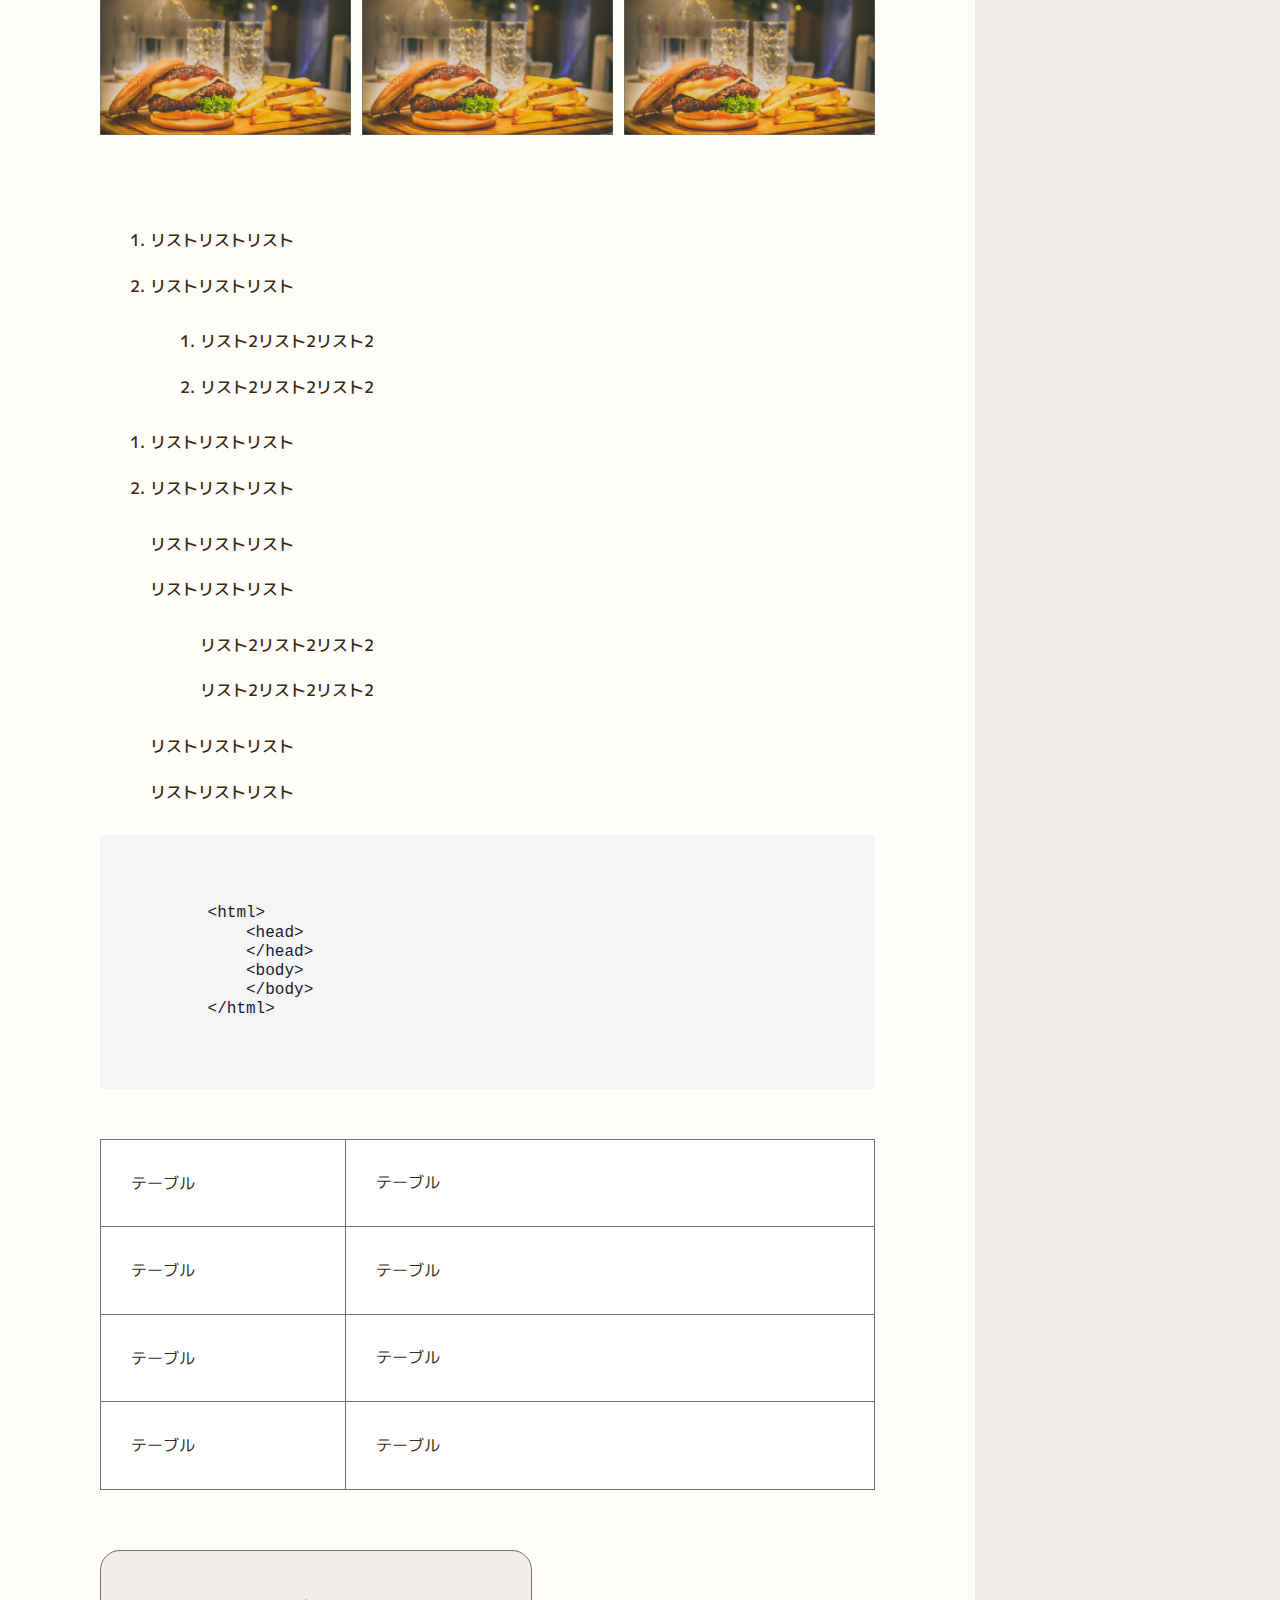
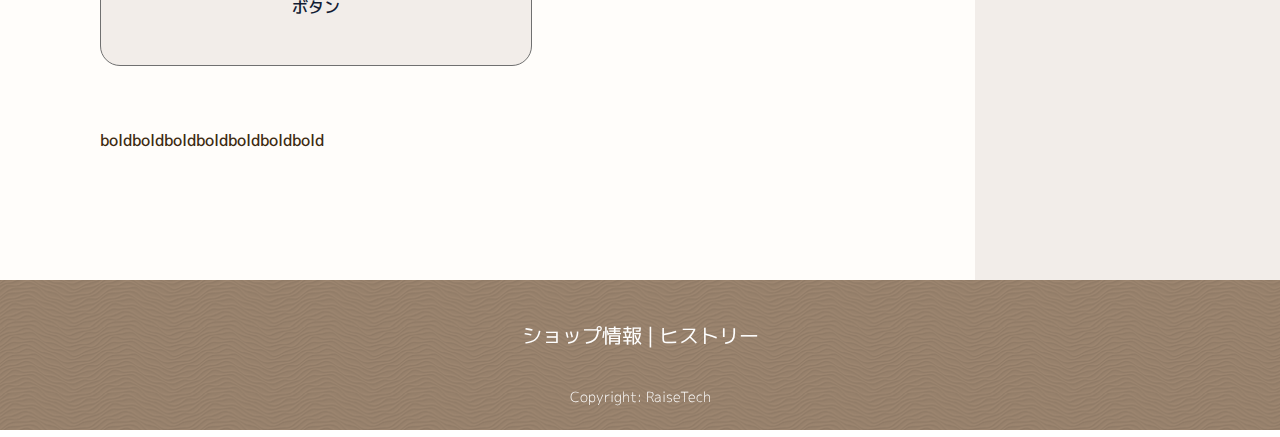
<file: single.html>
<!DOCTYPE html>
<html>

<head>
  <meta charset="UTF-8" />
  <meta name="viewport" content="width=device-width, initial-scale=1.0" />
  <title>Hamburger-single</title>

  <script src="https://ajax.googleapis.com/ajax/libs/jquery/3.4.1/jquery.min.js"></script>
  <script type="text/javascript" src="assets/js/slide.js"></script>

  <link href="https://use.fontawesome.com/releases/v5.8.2/css/all.css" rel="stylesheet" />
  <link href="https://fonts.googleapis.com/css2?family=Roboto:wght@300;400;700&display=swap" rel="stylesheet" />

  <link rel="preconnect" href="https://fonts.gstatic.com" />
  <link href="https://fonts.googleapis.com/css2?family=M+PLUS+1p:wght@300;400;500;700&display=swap" rel="stylesheet" />
  <link rel="stylesheet" href="https://use.fontawesome.com/releases/v5.0.10/css/all.css"
    integrity="sha384-+d0P83n9kaQMCwj8F4RJB66tzIwOKmrdb46+porD/OvrJ+37WqIM7UoBtwHO6Nlg" crossorigin="anonymous" />
  <link rel="stylesheet" href="assets/css/style.css" />
</head>

<body>
  <div class="l-container">
    <div class="p-sidebar__back"></div>
    <header class="l-header">
      <div class="p-header__inner">
        <button class="sidebar-btn" id="sidebar-button--open">
          <h2>Menu</h2>
        </button>
        <a href="./index.html">
          <h1 class="p-header__ttl">Hamburger</h1>
        </a>
        <form class="p-search-form">
          <i class="fas fa-search"></i>
          <input class="p-search-form__keyword" type="search" />
          <input class="p-search-form__submit" id="searcsubmit" type="submit" value="検索" />
        </form>
      </div>
    </header>

    <article class="l-main">

      <section class="c-top-img c-top-img--single">
        <h2 class="c-top-img__text--single">h1 チーズバーガー</h2>
      </section>

      <div class="l-single">
        <div class="p-single">
          <h2>見出しh2</h2>
          <p>
            Pタグテキスト。Pタグテキスト。Pタグテキスト。Pタグテキスト。Pタグテキスト。Pタグテキスト。Pタグテキスト。Pタグテキスト。Pタグテキスト。Pタグテキスト。Pタグテキスト。Pタグテキスト。Pタグテキスト。Pタグテキスト。Pタグテキスト。Pタグテキスト。Pタグテキスト。Pタグテキスト。Pタグテキスト。Pタグテキスト。Pタグテキスト。Pタグテキスト。Pタグテキスト。Pタグテキスト。
          </p>
          <h3>見出しh3</h3>
          <h4>見出しh4</h4>
          <h4>見出しh3</h4>
          <h4>見出しh4</h4>
          <h5>見出しh5</h5>
          <h6>見出しh6</h6>
          <BLockquote>Blockquote
            引用タグ引用タグ引用タグ引用タグ引用タグ引用タグ引用タグ引用タグ引用タグ引用タグ引用タグ引用タグ引用タグ引用タグ引用タグ引用タグ引用タグ引用タグ引用タグ引用タグ引用タグ引用タグ引用タグ引用タグ引用タグ引用タグ引用タグ引用タグ引用タグ引用タグ引用タグ引用タグ引用タグ引用タグ引用タグ引用タグ引用タグ引用タグ引用タグ引用タグ引用タグ引用タグ引用タグ引用タグ引用タグ引用タグ引用タグ引用タグ引用タグ引用タグ引用タグ引用タグ引用タグ引用タグ引用タグ引用タグ引用タグ引用タグ引用タグ引用タグ引用タグ引用タグ引用タグ引用タグ引用タグ引用タグ引用タグ引用タグ引用タグ引用タグ引用タグ引用タグ引用タグ引用タグ引用タグ引用タグ引用タグ引用タグ引用タグ引用タグ引用タグ引用タグ引用タグ引用タグ引用タグ引用タグ引用タグ引用タグ引用タグ引用タグ引用タグ引用タグ引用タグ引用タグ引用タグ引用タグ引用タグ引用タグ<br><br><span>出典元：
              ○○○○○○○○○○○○</span></BLockquote>

          <img class="img-100" src="/assets/img/single-img01.png" alt="">
          <div class="img-left">
            <img src="/assets/img/single-img02.png" alt="">
            <p> テキストが入ります テキストが入ります テキストが入ります テキストが入ります テキストが入ります テキストが入ります テキストが入ります テキストが入ります テキストが入ります テキストが入ります
              テキストが入ります テキストが入ります テキストが入ります テキストが入ります テキストが入ります テキストが入ります テキストが入ります テキストが入ります テキストが入ります テキストが入ります
              テキストが入ります テキストが入ります テキストが入ります テキストが入ります テキストが入ります テキストが入ります テキストが入ります テキストが入ります テキストが入ります テキストが入ります
              テキストが入ります テキストが入ります テキストが入ります テキストが入ります テキストが入ります テキストが入ります テキストが入ります テキストが入ります</p>
          </div>

          <div class="img-right">
            <p> テキストが入ります テキストが入ります テキストが入ります テキストが入ります テキストが入ります テキストが入ります テキストが入ります テキストが入ります テキストが入ります テキストが入ります
              テキストが入ります テキストが入ります テキストが入ります テキストが入ります テキストが入ります テキストが入ります テキストが入ります テキストが入ります テキストが入ります テキストが入ります
              テキストが入ります テキストが入ります テキストが入ります テキストが入ります テキストが入ります テキストが入ります テキストが入ります テキストが入ります テキストが入ります テキストが入ります
              テキストが入ります テキストが入ります テキストが入ります テキストが入ります テキストが入ります テキストが入ります テキストが入ります テキストが入ります</p>
            <img src="/assets/img/single-img02.png" alt="">
          </div>

          <div class="img-center">
            <img src="/assets/img/single-img02.png" alt="">
          </div>

          <div class="img-box">
            <img src="/assets/img/single-img02.png" alt="">
            <img src="/assets/img/single-img02.png" alt="">
            <img src="/assets/img/single-img02.png" alt="">
            <img src="/assets/img/single-img02.png" alt="">
            <img src="/assets/img/single-img02.png" alt="">
            <img src="/assets/img/single-img02.png" alt="">
            <img src="/assets/img/single-img02.png" alt="">
            <img src="/assets/img/single-img02.png" alt="">
            <img src="/assets/img/single-img02.png" alt="">
          </div>

          <ol>
            <li>リストリストリスト</li>
            <li>リストリストリスト
              <ol>
                <li>リスト2リスト2リスト2</li>
                <li>リスト2リスト2リスト2</li>
              </ol>
            </li>
          </ol>

          <ol>
            <li>リストリストリスト</li>
            <li>リストリストリスト</li>
          </ol>

          <ul>
            <li>リストリストリスト</li>
            <li>リストリストリスト
              <ul>
                <li>リスト2リスト2リスト2</li>
                <li>リスト2リスト2リスト2</li>
              </ul>
            </li>
            <li>リストリストリスト</li>
            <li>リストリストリスト</li>
          </ul>

          <pre><code>
      &lt;html&gt;  
          &lt;head&gt;
          &lt;/head&gt;
          &lt;body&gt;
          &lt;/body&gt;
      &lt;/html&gt;           
          </code></pre>

          <table>
            <tbody>
              <tr>
                <th>テーブル</th>
                <td>テーブル</td>
              </tr>
              <tr>
                <th>テーブル</th>
                <td>テーブル</td>
              </tr>
              <tr>
                <th>テーブル</th>
                <td>テーブル</td>
              </tr>
              <tr>
                <th>テーブル</th>
                <td>テーブル</td>
              </tr>
            </tbody>
          </table>

          <div class="button_wrapper">
            <button>ボタン</button>
          </div>

          <p class="pbold">boldboldboldboldboldboldbold</p>

        </div>
      </div>
    </article>

    </article>

    <article class="l-sidebar">
      <div class="p-sidebar__inner" id="sidebar">
        <button class="l-sidebar-button--close" id="sidebar-button--close">
          <i class="fas fa-times fa-3x"></i>
        </button>
        <h2>Menu</h2>
        <ul class="p-sidebar__menu">
          <li　class="p-sidebar__menu--parent">
            <a href="./archive.html">バーガー</a>
            <ul class="p-sidebar__menu--child">
              <li><a href="./archive.html">ハンバーガー</a></li>
              <li><a href="./archive.html">チーズバーガー</a></li>
              <li><a href="./archive.html">テリヤキバーガー</a></li>
              <li><a href="./archive.html">アボカドバーガー</a></li>
              <li><a href="./archive.html">フィッシュバーガー</a></li>
              <li><a href="./archive.html">ベーコンバーガー</a></li>
              <li><a href="./archive.html">チキンバーガー</a></li>
            </ul>
          </li>
          <li　class="p-sidebar__menu--parent">
            <a href="./archive.html">サイド</a>
            <ul class="p-sidebar__menu--child">
              <li><a href="./archive.html">ポテト</a></li>
              <li><a href="./archive.html">サラダ</a></li>
              <li><a href="./archive.html">ナゲット</a></li>
              <li><a href="./archive.html">コーン</a></li>
            </ul>
          </li>
          <li　class="p-sidebar__menu--parent">
            <a href="./archive.html">ドリンク</a>
            <ul class="p-sidebar__menu--child">
              <li><a href="./archive.html">コーラ</a></li>
              <li><a href="./archive.html">ファンタ</a></li>
              <li><a href="./archive.html">オレンジ</a></li>
              <li><a href="./archive.html">アップル</a></li>
              <li><a href="./archive.html">紅茶（Ice/Hot）</a></li>
              <li><a href="./archive.html">コーヒー（Ice/Hot）</a></li>
            </ul>
          </li>
        </ul>
      </div>
    </article>

    <footer class="l-footer">
      <div class="p-footer__inner">
        <img src="/assets/img/footer_bg.png" alt="footer image" />
        <div class="p-footer__link">
          <ul>
            <li><a href="#">ショップ情報</a></li>
            <li>|</li>
            <li><a href="#">ヒストリー</a></li>
          </ul>
          <p>Copyright: RaiseTech</p>
        </div>
      </div>
    </footer>
  </div>
</body>

</html>
</file>
<file: assets/css/style.css>
@charset "UTF-8";
/*==================================================
** Foundation
==================================================*/
/*!
 * ress.css • v3.0.1
 * MIT License
 * github.com/filipelinhares/ress
 */
/* # =================================================================
   # Global selectors
   # ================================================================= */
html {
  -webkit-box-sizing: border-box;
          box-sizing: border-box;
  -webkit-text-size-adjust: 100%;
  /* Prevent adjustments of font size after orientation changes in iOS */
  word-break: normal;
  -moz-tab-size: 4;
  -o-tab-size: 4;
     tab-size: 4;
}

*,
::before,
::after {
  background-repeat: no-repeat;
  /* Set `background-repeat: no-repeat` to all elements and pseudo elements */
  -webkit-box-sizing: inherit;
          box-sizing: inherit;
}

::before,
::after {
  text-decoration: inherit;
  /* Inherit text-decoration and vertical align to ::before and ::after pseudo elements */
  vertical-align: inherit;
}

* {
  padding: 0;
  /* Reset `padding` and `margin` of all elements */
  margin: 0;
}

/* # =================================================================
     # General elements
     # ================================================================= */
hr {
  overflow: visible;
  /* Show the overflow in Edge and IE */
  height: 0;
  /* Add the correct box sizing in Firefox */
}

details,
main {
  display: block;
  /* Render the `main` element consistently in IE. */
}

summary {
  display: list-item;
  /* Add the correct display in all browsers */
}

small {
  font-size: 80%;
  /* Set font-size to 80% in `small` elements */
}

[hidden] {
  display: none;
  /* Add the correct display in IE */
}

abbr[title] {
  border-bottom: none;
  /* Remove the bottom border in Chrome 57 */
  /* Add the correct text decoration in Chrome, Edge, IE, Opera, and Safari */
  text-decoration: underline;
  -webkit-text-decoration: underline dotted;
          text-decoration: underline dotted;
}

a {
  background-color: transparent;
  /* Remove the gray background on active links in IE 10 */
}

a:active,
a:hover {
  outline-width: 0;
  /* Remove the outline when hovering in all browsers */
}

code,
kbd,
pre,
samp {
  font-family: monospace, monospace;
  /* Specify the font family of code elements */
}

pre {
  font-size: 1em;
  /* Correct the odd `em` font sizing in all browsers */
}

b,
strong {
  font-weight: bolder;
  /* Add the correct font weight in Chrome, Edge, and Safari */
}

/* https://gist.github.com/unruthless/413930 */
sub,
sup {
  font-size: 75%;
  line-height: 0;
  position: relative;
  vertical-align: baseline;
}

sub {
  bottom: -0.25em;
}

sup {
  top: -0.5em;
}

/* # =================================================================
     # Forms
     # ================================================================= */
input {
  border-radius: 0;
}

/* Replace pointer cursor in disabled elements */
[disabled] {
  cursor: default;
}

[type="number"]::-webkit-inner-spin-button,
[type="number"]::-webkit-outer-spin-button {
  height: auto;
  /* Correct the cursor style of increment and decrement buttons in Chrome */
}

[type="search"] {
  -webkit-appearance: textfield;
  /* Correct the odd appearance in Chrome and Safari */
  outline-offset: -2px;
  /* Correct the outline style in Safari */
}

[type="search"]::-webkit-search-decoration {
  -webkit-appearance: none;
  /* Remove the inner padding in Chrome and Safari on macOS */
}

textarea {
  overflow: auto;
  /* Internet Explorer 11+ */
  resize: vertical;
  /* Specify textarea resizability */
}

button,
input,
optgroup,
select,
textarea {
  font: inherit;
  /* Specify font inheritance of form elements */
}

optgroup {
  font-weight: bold;
  /* Restore the font weight unset by the previous rule */
}

button {
  overflow: visible;
  /* Address `overflow` set to `hidden` in IE 8/9/10/11 */
}

button,
select {
  text-transform: none;
  /* Firefox 40+, Internet Explorer 11- */
}

/* Apply cursor pointer to button elements */
button,
[type="button"],
[type="reset"],
[type="submit"],
[role="button"] {
  cursor: pointer;
  color: inherit;
}

/* Remove inner padding and border in Firefox 4+ */
button::-moz-focus-inner,
[type="button"]::-moz-focus-inner,
[type="reset"]::-moz-focus-inner,
[type="submit"]::-moz-focus-inner {
  border-style: none;
  padding: 0;
}

/* Replace focus style removed in the border reset above */
button:-moz-focusring,
[type="button"]::-moz-focus-inner,
[type="reset"]::-moz-focus-inner,
[type="submit"]::-moz-focus-inner {
  outline: 1px dotted ButtonText;
}

button,
html [type="button"],
[type="reset"],
[type="submit"] {
  -webkit-appearance: button;
  /* Correct the inability to style clickable types in iOS */
}

/* Remove the default button styling in all browsers */
button,
input,
select,
textarea {
  background-color: transparent;
  border-style: none;
}

/* Style select like a standard input */
select {
  -moz-appearance: none;
  /* Firefox 36+ */
  -webkit-appearance: none;
  /* Chrome 41+ */
}

select::-ms-expand {
  display: none;
  /* Internet Explorer 11+ */
}

select::-ms-value {
  color: currentColor;
  /* Internet Explorer 11+ */
}

legend {
  border: 0;
  /* Correct `color` not being inherited in IE 8/9/10/11 */
  color: inherit;
  /* Correct the color inheritance from `fieldset` elements in IE */
  display: table;
  /* Correct the text wrapping in Edge and IE */
  max-width: 100%;
  /* Correct the text wrapping in Edge and IE */
  white-space: normal;
  /* Correct the text wrapping in Edge and IE */
  max-width: 100%;
  /* Correct the text wrapping in Edge 18- and IE */
}

::-webkit-file-upload-button {
  /* Correct the inability to style clickable types in iOS and Safari */
  -webkit-appearance: button;
  color: inherit;
  font: inherit;
  /* Change font properties to `inherit` in Chrome and Safari */
}

/* # =================================================================
     # Specify media element style
     # ================================================================= */
img {
  border-style: none;
  /* Remove border when inside `a` element in IE 8/9/10 */
}

/* Add the correct vertical alignment in Chrome, Firefox, and Opera */
progress {
  vertical-align: baseline;
}

/* # =================================================================
     # Accessibility
     # ================================================================= */
/* Hide content from screens but not screenreaders */
@media screen {
  [hidden~="screen"] {
    display: inherit;
  }
  [hidden~="screen"]:not(:active):not(:focus):not(:target) {
    position: absolute !important;
    clip: rect(0 0 0 0) !important;
  }
}

/* Specify the progress cursor of updating elements */
[aria-busy="true"] {
  cursor: progress;
}

/* Specify the pointer cursor of trigger elements */
[aria-controls] {
  cursor: pointer;
}

/* Specify the unstyled cursor of disabled, not-editable, or otherwise inoperable elements */
[aria-disabled] {
  cursor: default;
}

html {
  font-size: 62.5%;
}

body {
  color: #131d34;
  font-size: 1.6em;
  font-family: "Roboto", "M PLUS 1p", "Hiragino Kaku Gothic Pro", "ヒラギノ角ゴ Pro W3", メイリオ, Meiryo, "ＭＳ Ｐゴシック", "Helvetica Neue", Helvetica, Arial, sans-serif;
  font-weight: 700;
  line-height: 1.6;
  letter-spacing: 0;
  -webkit-text-size-adjust: 100%;
}

h1,
h2,
h3,
h4,
h5,
h6 {
  line-height: 1.5;
  letter-spacing: 0.068em;
}

a {
  text-decoration: none;
}

ul {
  list-style: none;
  padding-left: 0;
  -webkit-margin-before: 0;
          margin-block-start: 0;
  -webkit-margin-after: 0;
          margin-block-end: 0;
}

body.is-open {
  overflow: hidden;
}

.l-container {
  position: relative;
  max-width: 1920px;
  width: auto;
  height: 100%;
  margin-left: auto;
  margin-right: auto;
  display: -ms-grid;
  display: grid;
  -ms-grid-rows: 217px auto 150px;
      grid-template-rows: 217px auto 150px;
  -ms-grid-columns: minmax(690px, 1552px) minmax(20px, 367px);
      grid-template-columns: minmax(690px, 1552px) minmax(20px, 367px);
}

@media screen and (max-width: 961px) {
  .l-container {
    display: block;
    overflow: hidden;
  }
}

.l-header {
  -ms-grid-row: 1;
  -ms-grid-row-span: 1;
  grid-row: 1/2;
  -ms-grid-column: 1;
  -ms-grid-column-span: 1;
  grid-column: 1/2;
  z-index: 1000;
}

@media screen and (max-width: 961px) {
  .l-header {
    -ms-grid-column: 1;
    -ms-grid-column-span: 2;
    grid-column: 1/3;
  }
}

.l-main {
  position: relative;
  z-index: 900;
  max-width: 1553px;
  -ms-grid-row: 2;
  -ms-grid-row-span: 1;
  grid-row: 2/3;
  background-color: #fffdfa;
}

.l-sidebar {
  -ms-grid-row: 1;
  -ms-grid-row-span: 2;
  grid-row: 1/3;
  -ms-grid-column: 2;
  -ms-grid-column-span: 1;
  grid-column: 2/3;
  position: -webkit-sticky;
  position: sticky;
  top: 0;
}

@media screen and (max-width: 961px) {
  .l-sidebar {
    position: absolute;
    top: 0;
    right: 0;
    width: 367px;
    z-index: 1200;
  }
}

.l-footer {
  position: relative;
  width: auto;
  -ms-grid-column: 1;
  -ms-grid-column-span: 2;
  grid-column: 1/3;
  -ms-grid-row: 3;
  -ms-grid-row-span: 1;
  grid-row: 3/4;
}

.l-archive {
  max-width: 1553px;
  -ms-grid-row: 2;
  -ms-grid-row-span: 1;
  grid-row: 2/3;
  margin-left: 100px;
  margin-right: 100px;
}

@media screen and (max-width: 961px) {
  .l-archive {
    margin-left: 42px;
    margin-right: 42px;
  }
}

@media screen and (max-width: 640px) {
  .l-archive {
    margin-left: 20px;
    margin-right: 20px;
    padding-bottom: 30px;
  }
}

.l-single {
  max-width: 1553px;
  -ms-grid-row: 2;
  -ms-grid-row-span: 1;
  grid-row: 2/3;
  margin-left: 100px;
  margin-right: 100px;
}

@media screen and (max-width: 961px) {
  .l-single {
    margin-left: 60px;
    margin-right: 60px;
  }
}

@media screen and (max-width: 640px) {
  .l-single {
    margin-left: 20px;
    margin-right: 20px;
  }
}

.c-top-img, .c-top-img--front, .c-top-img--archive, .c-top-img--single, .c-top-img--page {
  background-position: center;
  background-repeat: no-repeat;
  background-size: cover;
}

.c-top-img--front {
  padding-top: calc(239 / 1553 * 100%);
  padding-bottom: calc(251 / 1553 * 100%);
  padding-left: calc(88 / 1553 * 100%);
  background-image: url(/assets/img/top-img-front.png);
}

@media screen and (max-width: 961px) {
  .c-top-img--front {
    padding-top: calc(126 / 834 * 100%);
    padding-bottom: calc(123 / 834 * 100%);
    padding-left: calc(86 / 834 * 100%);
  }
}

@media screen and (max-width: 640px) {
  .c-top-img--front {
    padding-top: calc(126 / 375 * 100%);
    padding-bottom: calc(123 / 375 * 100%);
    padding-left: calc(25 / 375 * 100%);
  }
}

.c-top-img--archive {
  padding-top: calc(80 / 1553 * 100%);
  padding-bottom: calc(80 / 1553 * 100%);
  padding-left: calc(86 / 1553 * 100%);
  background-image: url(/assets/img/top-img-archive.png);
}

@media screen and (max-width: 961px) {
  .c-top-img--archive {
    padding-top: calc(102 / 834 * 100%);
    padding-bottom: calc(102 / 834 * 100%);
    padding-left: calc(86 / 834 * 100%);
  }
}

@media screen and (max-width: 640px) {
  .c-top-img--archive {
    padding-top: calc(102 / 375 * 100%);
    padding-bottom: calc(107 / 375 * 100%);
    padding-left: calc(37 / 375 * 100%);
    background-image: url(/assets/img/top-img-archive-sm.png);
    background-position-x: left;
    background-position-y: center;
    background-size: auto;
  }
}

.c-top-img--single, .c-top-img--page {
  padding-top: calc(220 / 1553 * 100%);
  padding-bottom: calc(213 / 1553 * 100%);
  padding-left: calc(86 / 1553 * 100%);
  background-image: url(/assets/img/top-img-single.png);
}

@media screen and (max-width: 961px) {
  .c-top-img--single, .c-top-img--page {
    padding-top: calc(220 / 834 * 100%);
    padding-bottom: calc(213 / 834 * 100%);
    padding-left: calc(86 / 834 * 100%);
  }
}

@media screen and (max-width: 640px) {
  .c-top-img--single, .c-top-img--page {
    padding-top: calc(91 / 375 * 100%);
    padding-bottom: calc(91 / 375 * 100%);
    padding-left: calc(25 / 375 * 100%);
  }
}

.c-top-img--page {
  background-image: url(/assets/img/top-img-page.png);
}

.c-top-img__text, .c-top-img__text--front, .c-top-img__text--archive, .c-top-img__text--single, .c-top-img__text--category {
  color: #fff;
  font-family: "M PLUS 1p";
}

.c-top-img__text--front {
  height: 36px;
  font-size: 4rem;
  line-height: 1.2;
}

@media screen and (max-width: 961px) {
  .c-top-img__text--front {
    height: 36px;
    font-size: 3.6rem;
  }
}

@media screen and (max-width: 640px) {
  .c-top-img__text--front {
    height: 36px;
  }
}

.c-top-img__text--archive {
  height: 74px;
  font-size: 6rem;
  font-weight: 500;
  line-height: 1.3;
}

@media screen and (max-width: 640px) {
  .c-top-img__text--archive {
    height: 74px;
    font-size: 3.6rem;
    font-weight: 500;
    line-height: 1.2;
  }
}

.c-top-img__text--single {
  height: 72px;
  font-size: 6rem;
  font-weight: 500;
  line-height: 1.3;
}

@media screen and (max-width: 640px) {
  .c-top-img__text--single {
    height: 43px;
    font-size: 3.6rem;
    font-weight: 500;
    line-height: 1.2;
  }
}

.c-top-img__text--category {
  margin-left: calc(20 / 1553 * 100%);
  vertical-align: middle;
  font-size: 1.6rem;
  line-height: 1.2;
}

@media screen and (max-width: 640px) {
  .c-top-img__text--category::before {
    content: "\A";
    white-space: pre;
  }
}

.c-card {
  display: -webkit-box;
  display: -ms-flexbox;
  display: flex;
  -webkit-box-pack: center;
      -ms-flex-pack: center;
          justify-content: center;
  -webkit-box-orient: horizontal;
  -webkit-box-direction: normal;
      -ms-flex-direction: row;
          flex-direction: row;
  margin-bottom: 20px;
}

@media screen and (max-width: 640px) {
  .c-card {
    -webkit-box-orient: vertical;
    -webkit-box-direction: normal;
        -ms-flex-direction: column;
            flex-direction: column;
  }
}

.c-card__thumbnail {
  width: 50%;
  height: 100%;
}

@media screen and (max-width: 640px) {
  .c-card__thumbnail {
    width: 100%;
  }
}

.c-card__thumbnail img {
  -o-object-fit: cover;
     object-fit: cover;
  vertical-align: bottom;
  width: 100%;
  height: 471px;
}

@media screen and (max-width: 961px) {
  .c-card__thumbnail img {
    height: 354px;
  }
}

@media screen and (max-width: 640px) {
  .c-card__thumbnail img {
    height: calc(230 / 336 * 100%);
    -o-object-fit: cover;
       object-fit: cover;
  }
}

.c-card__contents {
  width: 50%;
  background-color: #3c2b1c;
  color: #fff;
  font-family: "M PLUS 1p";
  line-height: 1.2;
}

@media screen and (max-width: 640px) {
  .c-card__contents {
    width: auto;
  }
}

.c-card__heading h3 {
  margin-top: calc(60 * 100% / 1353 / 0.5);
  margin-left: 64px;
  font-size: 3.6rem;
  font-weight: 400;
}

@media screen and (max-width: 961px) {
  .c-card__heading h3 {
    margin-top: 33px;
    margin-left: 35px;
    font-size: 2rem;
  }
}

@media screen and (max-width: 640px) {
  .c-card__heading h3 {
    margin-top: 33px;
    margin-left: 17px;
    font-size: 2rem;
  }
}

.c-card__caption h4 {
  margin-top: calc(60 * 100% / 1353 / 0.5);
  margin-left: 63px;
  font-size: 2.4rem;
  font-weight: 400;
}

@media screen and (max-width: 961px) {
  .c-card__caption h4 {
    margin-top: 31px;
    margin-left: 35px;
    font-size: 1.6rem;
  }
}

@media screen and (max-width: 640px) {
  .c-card__caption h4 {
    margin-top: 31px;
    margin-left: 17px;
  }
}

.c-card__text p {
  margin-top: calc(22 * 100% / 1353 / 0.5);
  margin-left: 63px;
  margin-right: 63px;
  font-size: 1.6rem;
  font-weight: 300;
}

@media screen and (max-width: 961px) {
  .c-card__text p {
    margin-top: 13px;
    margin-left: 35px;
    margin-right: 35px;
  }
}

@media screen and (max-width: 640px) {
  .c-card__text p {
    height: 114px;
    margin-top: 13px;
    margin-left: 17px;
    margin-right: 61px;
    line-height: 1.3;
    overflow: hidden;
  }
}

.c-card__button {
  text-align: center;
}

.c-card__button a {
  margin-top: calc(60 * 100% / 1353 / 0.5);
  display: block;
  padding: 30px 106px;
  font-size: 1.6rem;
  font-weight: 300;
  background-color: #fff;
  color: #707070;
  border-radius: 38px;
}

@media screen and (max-width: 961px) {
  .c-card__button a {
    margin-top: calc(45 * 100% / 768 / 0.5);
    padding: 13px 41px;
  }
}

@media screen and (max-width: 640px) {
  .c-card__button a {
    margin-top: 40px;
    margin-bottom: calc(40 * 100% / 336);
  }
}

.c-pager {
  margin-top: 105px;
  margin-bottom: 30px;
}

@media screen and (max-width: 640px) {
  .c-pager {
    margin-top: 60px;
    margin-bottom: 30px;
  }
}

.c-pager__pagination {
  position: relative;
  display: -webkit-box;
  display: -ms-flexbox;
  display: flex;
  -webkit-box-pack: center;
      -ms-flex-pack: center;
          justify-content: center;
  color: #707070;
  font-weight: 400;
  line-height: 35px;
}

.c-pager__pagination--list, .c-pager__pagination--pre, .c-pager__pagination--next {
  margin-right: 20px;
  border: none;
  color: #707070;
}

@media screen and (max-width: 640px) {
  .c-pager__pagination--list {
    display: none;
  }
  .c-pager__pagination--pre {
    position: absolute;
    left: 0;
  }
  .c-pager__pagination--pre::after {
    content: "　前へ";
  }
  .c-pager__pagination--next {
    position: absolute;
    right: 0;
  }
  .c-pager__pagination--next::before {
    content: "次へ　";
  }
}

.c-pager__pagination .page {
  display: inline-block;
  margin-right: 15px;
  width: 35px;
  height: 35px;
  color: #707070;
  background-color: #fff;
  border: 1px solid #707070;
  text-align: center;
}

@media screen and (max-width: 640px) {
  .c-pager__pagination .page {
    display: none;
  }
}

.c-pager__pagination .smaller {
  background-color: #3c2b1c;
  color: #fff;
}

.p-header__inner {
  width: auto;
  height: 100%;
  background-color: #fff7ef;
  display: -webkit-box;
  display: -ms-flexbox;
  display: flex;
  -webkit-box-align: center;
      -ms-flex-align: center;
          align-items: center;
  -webkit-box-pack: justify;
      -ms-flex-pack: justify;
          justify-content: space-between;
  position: relative;
}

@media screen and (max-width: 961px) {
  .p-header__inner {
    position: relative;
    -webkit-box-orient: vertical;
    -webkit-box-direction: normal;
        -ms-flex-direction: column;
            flex-direction: column;
    height: 217px;
  }
}

.p-header__inner .sidebar-btn {
  position: absolute;
  top: 18px;
  right: 26px;
  color: #707070;
  display: none;
}

@media screen and (max-width: 961px) {
  .p-header__inner .sidebar-btn {
    display: inline-block;
    right: 32px;
  }
}

@media screen and (max-width: 640px) {
  .p-header__inner .sidebar-btn {
    position: absolute;
    top: 14px;
    right: 16px;
  }
}

.p-header__inner .sidebar-btn h2 {
  font-size: 3.4rem;
  line-height: 1.4;
}

@media screen and (max-width: 640px) {
  .p-header__inner .sidebar-btn h2 {
    font-size: 2rem;
  }
}

.p-header__inner a {
  margin-left: calc(65 / 1553 * 100%);
  display: inline-block;
}

.p-header__inner a .p-header__ttl {
  font-size: calc(4rem + ((1vw - 0.834rem) * 2.21));
  /*4rem-6.4remで可変*/
  font-weight: 700;
  line-height: 84px;
  color: #707070;
}

@media screen and (max-width: 961px) {
  .p-header__inner a .p-header__ttl {
    margin-top: 40px;
    font-size: 4rem;
    line-height: 1.1;
  }
}

.p-header__inner .p-search-form {
  width: calc(566 / 1553 * 100%);
  margin-right: 30px;
  display: -webkit-box;
  display: -ms-flexbox;
  display: flex;
  -webkit-box-align: center;
      -ms-flex-align: center;
          align-items: center;
  position: relative;
}

@media screen and (max-width: 961px) {
  .p-header__inner .p-search-form {
    margin-right: 0;
    width: calc(446 / 834 * 100%);
    margin-bottom: 40px;
  }
}

@media screen and (max-width: 640px) {
  .p-header__inner .p-search-form {
    width: calc(310 / 375 * 100%);
  }
}

.p-header__inner .p-search-form i {
  position: absolute;
  left: 15px;
  font-size: 2.4rem;
}

.p-header__inner .p-search-form__keyword {
  display: block;
  width: 396px;
  height: 46px;
  margin-right: 14px;
  padding-left: 3em;
  background-color: #fff;
  border: solid 1px #707070;
  border-radius: 10px;
}

.p-header__inner .p-search-form__submit {
  width: 136px;
  height: 46px;
  background-color: #f2ede9;
  font-family: "M PLUS 1p";
  font-size: 1.6rem;
  font-weight: 400;
  color: #707070;
  border: solid 1px #707070;
  border-radius: 10px;
}

@media screen and (max-width: 961px) {
  .p-header__inner .p-search-form__submit {
    min-width: 58px;
  }
}

.p-branch-menu {
  position: relative;
  margin-top: calc(120 / 1553 * 100%);
  display: -ms-grid;
  display: grid;
  -ms-grid-columns: minmax(40px, calc(111 / 1553 * 100%)) minmax(357px, 625px) calc(80 / 1553 * 100%) minmax(357px, 625px) minmax(40px, calc(111 / 1553 * 100%));
      grid-template-columns: minmax(40px, calc(111 / 1553 * 100%)) minmax(357px, 625px) calc(80 / 1553 * 100%) minmax(357px, 625px) minmax(40px, calc(111 / 1553 * 100%));
}

@media screen and (max-width: 961px) {
  .p-branch-menu {
    margin-top: 40px;
    display: -ms-grid;
    display: grid;
    -ms-grid-columns: 3% auto 2% auto 3%;
        grid-template-columns: 3% auto 2% auto 3%;
  }
}

@media screen and (max-width: 640px) {
  .p-branch-menu {
    display: -webkit-box;
    display: -ms-flexbox;
    display: flex;
    -webkit-box-pack: center;
        -ms-flex-pack: center;
            justify-content: center;
    -webkit-box-orient: vertical;
    -webkit-box-direction: normal;
        -ms-flex-direction: column;
            flex-direction: column;
    margin-top: 20px;
    width: auto;
    margin-left: 20px;
    margin-right: 20px;
  }
}

.p-branch-menu__list01 {
  height: 100%;
  -ms-grid-column: 2;
  -ms-grid-column-span: 1;
  grid-column: 2/3;
}

@media screen and (max-width: 640px) {
  .p-branch-menu__list01 {
    margin-right: 0;
    margin-bottom: 20px;
  }
}

.p-branch-menu__list02 {
  height: 100%;
  -ms-grid-column: 4;
  -ms-grid-column-span: 1;
  grid-column: 4/5;
}

.p-branch-menu__list01, .p-branch-menu__list02 {
  position: relative;
}

.p-branch-menu__list01 img, .p-branch-menu__list02 img {
  width: 100%;
  height: auto;
  vertical-align: bottom;
}

.p-branch-menu__list01 h2, .p-branch-menu__list02 h2 {
  position: absolute;
  top: calc(20 / 1193 * 100%);
  left: calc(19 / 625 * 100%);
  font-size: 8rem;
  line-height: 1.1;
  color: #eaeaea;
}

@media screen and (max-width: 961px) {
  .p-branch-menu__list01 h2, .p-branch-menu__list02 h2 {
    font-size: 4rem;
  }
}

.p-branch-menu__list--dl01, .p-branch-menu__list--dl02 {
  display: inline-block;
  height: 174px;
  font-family: "M PLUS 1p";
  background-color: #fff;
  opacity: 0.8;
  color: #3c2a10;
}

.p-branch-menu__list--dl01 dt, .p-branch-menu__list--dl02 dt {
  padding-top: 22px;
  padding-left: 19px;
  font-size: 2.4rem;
  line-height: 1.2;
  font-weight: 400;
}

.p-branch-menu__list--dl01 dd, .p-branch-menu__list--dl02 dd {
  padding-top: 25px;
  padding-left: 19px;
  padding-right: 25px;
  padding-bottom: 3.5rem;
  font-size: 1.6rem;
  font-weight: 400;
  line-height: 1.2;
}

.p-branch-menu__list--dl01 {
  overflow: hidden;
  position: absolute;
  bottom: calc(211px + 100% / 625);
  left: calc(20 / 625 * 100%);
  right: calc(20 / 625 * 100%);
}

.p-branch-menu__list--dl02 {
  overflow: hidden;
  position: absolute;
  bottom: calc(20px + 100% / 625);
  left: calc(20 / 625 * 100%);
  right: calc(20 / 625 * 100%);
}

.access {
  margin-top: calc(154 / 1552 * 100%);
  height: auto;
  font-family: "M PLUS 1p";
  background-color: #000;
}

@media screen and (max-width: 961px) {
  .access {
    margin-top: 40px;
  }
}

.access__map {
  position: relative;
  height: 0;
  overflow: hidden;
  padding-bottom: 56.25%;
}

@media screen and (max-width: 640px) {
  .access__map {
    position: relative;
    padding-bottom: 177.78%;
    height: 0;
    overflow: hidden;
  }
}

.access__map iframe {
  position: absolute;
  left: 0;
  top: 0;
  height: 100%;
  width: 100%;
  background-color: #fff;
  opacity: 0.6;
}

.access__map--ttl {
  position: absolute;
  top: 0;
  left: 0;
  max-width: 950px;
  height: 100%;
  background-color: rgba(0, 0, 0, 0.29);
  opacity: 1;
  color: #fff;
  font-weight: 400;
}

@media screen and (max-width: 640px) {
  .access__map--ttl {
    height: calc(415 / 691 * 100%);
  }
}

.access__map--ttl h2 {
  margin-top: calc(90 / 1552 * 100%);
  margin-left: calc(119 / 1552 * 100%);
  font-size: 3.6rem;
  line-height: 1.2;
  opacity: 1;
}

@media screen and (max-width: 961px) {
  .access__map--ttl h2 {
    margin-top: calc(40 / 834 * 100%);
    margin-left: 42px;
  }
}

@media screen and (max-width: 640px) {
  .access__map--ttl h2 {
    margin-top: calc(46 / 375 * 100%);
    font-size: 3rem;
  }
}

.access__map--ttl p {
  margin-top: calc(127 / 1552 * 100%);
  margin-left: calc(119 / 1552 * 100%);
  margin-right: calc(134 / 1552 * 100%);
  line-height: 2;
}

@media screen and (max-width: 961px) {
  .access__map--ttl p {
    overflow: hidden;
    margin-top: calc(20 / 834 * 100%);
    margin-left: 42px;
    margin-right: 29px;
  }
}

@media screen and (max-width: 640px) {
  .access__map--ttl p {
    font-size: 1.4rem;
    line-height: 2.2;
    margin-top: 0;
    margin-left: 40px;
    margin-right: 40px;
    height: 510px;
  }
}

.p-sidebar__back {
  background-color: rgba(0, 0, 0, 0.5);
  position: absolute;
  top: 0;
  right: -200%;
  width: 100%;
  min-height: 100%;
  z-index: 1200;
  overflow-y: auto;
}

.p-sidebar__back.is-open {
  right: 0;
  position: fixed;
}

.p-sidebar__inner {
  height: 100%;
  width: auto;
  background-color: #f2ede9;
}

@media screen and (max-width: 961px) {
  .p-sidebar__inner {
    display: none;
  }
}

.p-sidebar__inner.is-open {
  overflow-y: scroll;
  display: block;
  height: 100vh;
  -webkit-animation: fadeIn 0.3s linear 0s;
          animation: fadeIn 0.3s linear 0s;
}

.p-sidebar__inner.is-open i {
  display: block;
}

.p-sidebar__inner.is-open h2 {
  display: none;
}

.p-sidebar__inner.is-open .p-sidebar__menu {
  padding-top: 188px;
  margin-bottom: 526px;
  font-size: 2.4rem;
}

.p-sidebar__inner.is-open .p-sidebar__menu--child {
  font-size: 2rem;
  font-weight: 400;
}

.p-sidebar__inner i {
  display: none;
  position: absolute;
  top: 25px;
  right: 25px;
  color: #707070;
}

.p-sidebar__inner > h2 {
  font-size: 1.8vw;
  line-height: 1.3;
  color: #707070;
  padding-top: 82px;
  padding-left: 42px;
}

.p-sidebar__menu {
  font-family: "M+ Type-1 (general-j) Regular";
  font-weight: 500;
  padding-top: 90px;
  padding-left: 46px;
  font-size: 1.3vw;
  line-height: 1.2;
}

.p-sidebar__menu a {
  display: block;
  font-weight: 400;
}

.p-sidebar__menu a:visited,
.p-sidebar__menu a:link {
  color: #707070;
}

.p-sidebar__menu a:hover {
  color: #a0a0a0;
}

.p-sidebar__menu--child {
  padding-top: 45px;
  font-size: 1.05vw;
  line-height: 1.2;
}

.p-sidebar__menu--child li {
  padding-left: 26px;
  padding-bottom: 30px;
}

.p-sidebar__menu--child li:last-child {
  padding-bottom: 52px;
}

@-webkit-keyframes fadeIn {
  from {
    opacity: 0;
    -webkit-transform: translateX(376px);
            transform: translateX(376px);
  }
  to {
    opacity: 1;
    -webkit-transform: translateX(0);
            transform: translateX(0);
  }
}

@keyframes fadeIn {
  from {
    opacity: 0;
    -webkit-transform: translateX(376px);
            transform: translateX(376px);
  }
  to {
    opacity: 1;
    -webkit-transform: translateX(0);
            transform: translateX(0);
  }
}

.p-archive {
  width: auto;
  height: 100%;
}

.p-archive h2 {
  padding-top: 67px;
}

@media screen and (max-width: 961px) {
  .p-archive h2 {
    padding-top: 43px;
  }
}

@media screen and (max-width: 640px) {
  .p-archive h2 {
    padding-top: 35px;
    font-size: 2.8rem;
    line-height: 1.2;
  }
}

.p-archive > p {
  padding-top: 33px;
  padding-bottom: 70px;
  font-weight: 300;
}

@media screen and (max-width: 961px) {
  .p-archive > p {
    padding-top: 33px;
    padding-bottom: 37px;
  }
}

@media screen and (max-width: 640px) {
  .p-archive > p {
    padding-top: 33px;
    padding-bottom: 20px;
    line-height: 1.2;
    font-weight: normal;
  }
}

.p-single {
  width: auto;
  height: 100%;
  font-family: "M PLUS 1p";
  margin-top: 67px;
  margin-bottom: 130px;
}

@media screen and (max-width: 640px) {
  .p-single {
    margin-top: 35px;
    margin-bottom: 71px;
  }
}

.p-single h1,
.p-single h2,
.p-single h3,
.p-single h4,
.p-single h5,
.p-single h6,
.p-single p,
.p-single ul,
.p-single ol,
.p-single li {
  margin: 0;
  padding: 0;
  font-weight: 500;
  color: #3c2a10;
}

.p-single h2 {
  margin-bottom: 30px;
  font-size: 3.6rem;
  line-height: 1.2;
}

.p-single h3 {
  margin-bottom: 30px;
  font-size: 2.8rem;
  line-height: 1.2;
}

.p-single h4,
.p-single h5,
.p-single h6 {
  margin-bottom: 30px;
  font-size: 2rem;
  line-height: 1.2;
}

.p-single p {
  margin-bottom: 30px;
  font-size: 1.6rem;
  line-height: 1.2;
  font-weight: 400;
}

.p-single blockquote {
  padding: 50px;
  margin-bottom: 50px;
  font-size: 1.6rem;
  line-height: 1.2;
  font-weight: 400;
  background: #f5f5f5;
}

@media screen and (max-width: 640px) {
  .p-single blockquote {
    padding: 30px 16px 31px 20px;
  }
}

.p-single blockquote:before {
  content: '"';
  margin-right: 5px;
  display: inline;
}

.p-single blockquote:after {
  content: '"';
  display: inline;
  margin-left: 5px;
}

.p-single .img-100 {
  width: 100%;
  margin-bottom: 60px;
}

.p-single .img-left, .p-single .img-right {
  display: -webkit-box;
  display: -ms-flexbox;
  display: flex;
  height: auto;
  margin-bottom: 60px;
}

@media screen and (max-width: 640px) {
  .p-single .img-left, .p-single .img-right {
    margin-bottom: 30px;
  }
}

.p-single .img-left img, .p-single .img-right img {
  width: calc(581 / 1353 * 100%);
  height: calc(257 / 1353 * 100%);
}

@media screen and (max-width: 961px) {
  .p-single .img-left img, .p-single .img-right img {
    width: calc(306 / 714 * 100%);
    height: calc(189 / 714 * 100%);
  }
}

@media screen and (max-width: 640px) {
  .p-single .img-left img, .p-single .img-right img {
    width: calc(144 / 335 * 100%);
    height: calc(89 / 335 * 100%);
  }
}

.p-single .img-left p, .p-single .img-right p {
  width: calc(733 / 1353 * 100%);
  height: 191px;
  margin-left: calc(40 / 1353 * 100%);
  margin-bottom: 0;
  overflow: hidden;
  font-size: 1.6rem;
  line-height: 1.2;
  font-weight: 400;
}

@media screen and (max-width: 961px) {
  .p-single .img-left p, .p-single .img-right p {
    width: calc(387 / 714 * 100%);
    height: 373px;
    margin-left: calc(20 / 714 * 100%);
  }
}

@media screen and (max-width: 640px) {
  .p-single .img-left p, .p-single .img-right p {
    width: calc(183 / 335 * 100%);
    height: 176px;
    margin-left: calc(10 / 335 * 100%);
  }
}

.p-single .img-right p {
  margin-left: 0;
  margin-right: calc(40 / 1353 * 100%);
}

.p-single .img-center {
  text-align: center;
  margin-bottom: 60px;
}

.p-single .img-center img {
  width: 581px;
}

@media screen and (max-width: 640px) {
  .p-single .img-center img {
    width: 267px;
  }
}

.p-single .img-box {
  display: -webkit-box;
  display: -ms-flexbox;
  display: flex;
  -ms-flex-wrap: wrap;
      flex-wrap: wrap;
  -webkit-box-pack: justify;
      -ms-flex-pack: justify;
          justify-content: space-between;
  padding-bottom: 43px;
}

@media screen and (max-width: 640px) {
  .p-single .img-box {
    padding-bottom: 13px;
  }
}

.p-single .img-box img {
  width: calc(438 / 1353 * 100%);
  height: 100%;
  margin-bottom: 20px;
}

@media screen and (max-width: 961px) {
  .p-single .img-box img {
    width: calc(349 / 714 * 100%);
  }
}

@media screen and (max-width: 640px) {
  .p-single .img-box img {
    width: 100%;
  }
}

.p-single ol,
.p-single ul {
  margin-top: 30px;
  margin-bottom: 30px;
  font-weight: 400;
}

.p-single ol li,
.p-single ul li {
  margin-bottom: 20px;
  margin-left: 50px;
}

.p-single code {
  padding: 50px;
  margin-bottom: 50px;
  font-size: 1.6rem;
  line-height: 1.2;
  font-weight: 300;
  background: #f5f5f5;
  display: block;
}

.p-single table,
.p-single th,
.p-single td {
  border-collapse: collapse;
  border: 1px solid #707070;
}

.p-single table {
  width: 100%;
  margin-bottom: 60px;
  color: #3c2a10;
  background-color: #fff;
  font-size: 16px;
}

.p-single table tbody tr th {
  padding-top: 31px;
  padding-bottom: 30px;
  padding-left: 30px;
  width: calc(429 / 1353 * 100%);
  font-weight: 400;
  text-align: left;
}

@media screen and (max-width: 640px) {
  .p-single table tbody tr th {
    width: calc(135 / 336 * 100%);
  }
}

.p-single table tbody tr td {
  padding-left: 30px;
  font-weight: 400;
}

@media screen and (max-width: 640px) {
  .p-single .button_wrapper {
    text-align: center;
  }
}

.p-single .button_wrapper button {
  padding: 44px 191px;
  margin-bottom: 65px;
  font-size: 1.6rem;
  font-weight: 500;
  background-color: #f2ede9;
  border: solid 1px #707070;
  border-radius: 20px;
}

@media screen and (max-width: 640px) {
  .p-single .button_wrapper button {
    padding: 31px calc(50% - 30px);
  }
}

.p-single .pbold {
  font-size: 1.6rem;
  font-weight: 500;
}

.p-footer__inner {
  position: relative;
  max-width: 1920px;
  margin-left: auto;
  margin-right: auto;
  text-align: center;
  font-family: "M PLUS 1p";
}

.p-footer__link ul {
  position: absolute;
  top: 43px;
  left: 50%;
  -webkit-transform: translate(-50%, 0);
          transform: translate(-50%, 0);
  width: 300px;
}

.p-footer__link ul li {
  display: inline-block;
  font-size: 2rem;
  line-height: 2.4rem;
  font-weight: 400;
  color: #fff;
}

.p-footer__link ul li a {
  color: #fff;
}

.p-footer__link p {
  position: absolute;
  left: 50%;
  top: 105px;
  -webkit-transform: translate(-50%, 0);
          transform: translate(-50%, 0);
  font-size: 1.4rem;
  line-height: 1.7;
  font-weight: 300;
  color: white;
}
</file>
